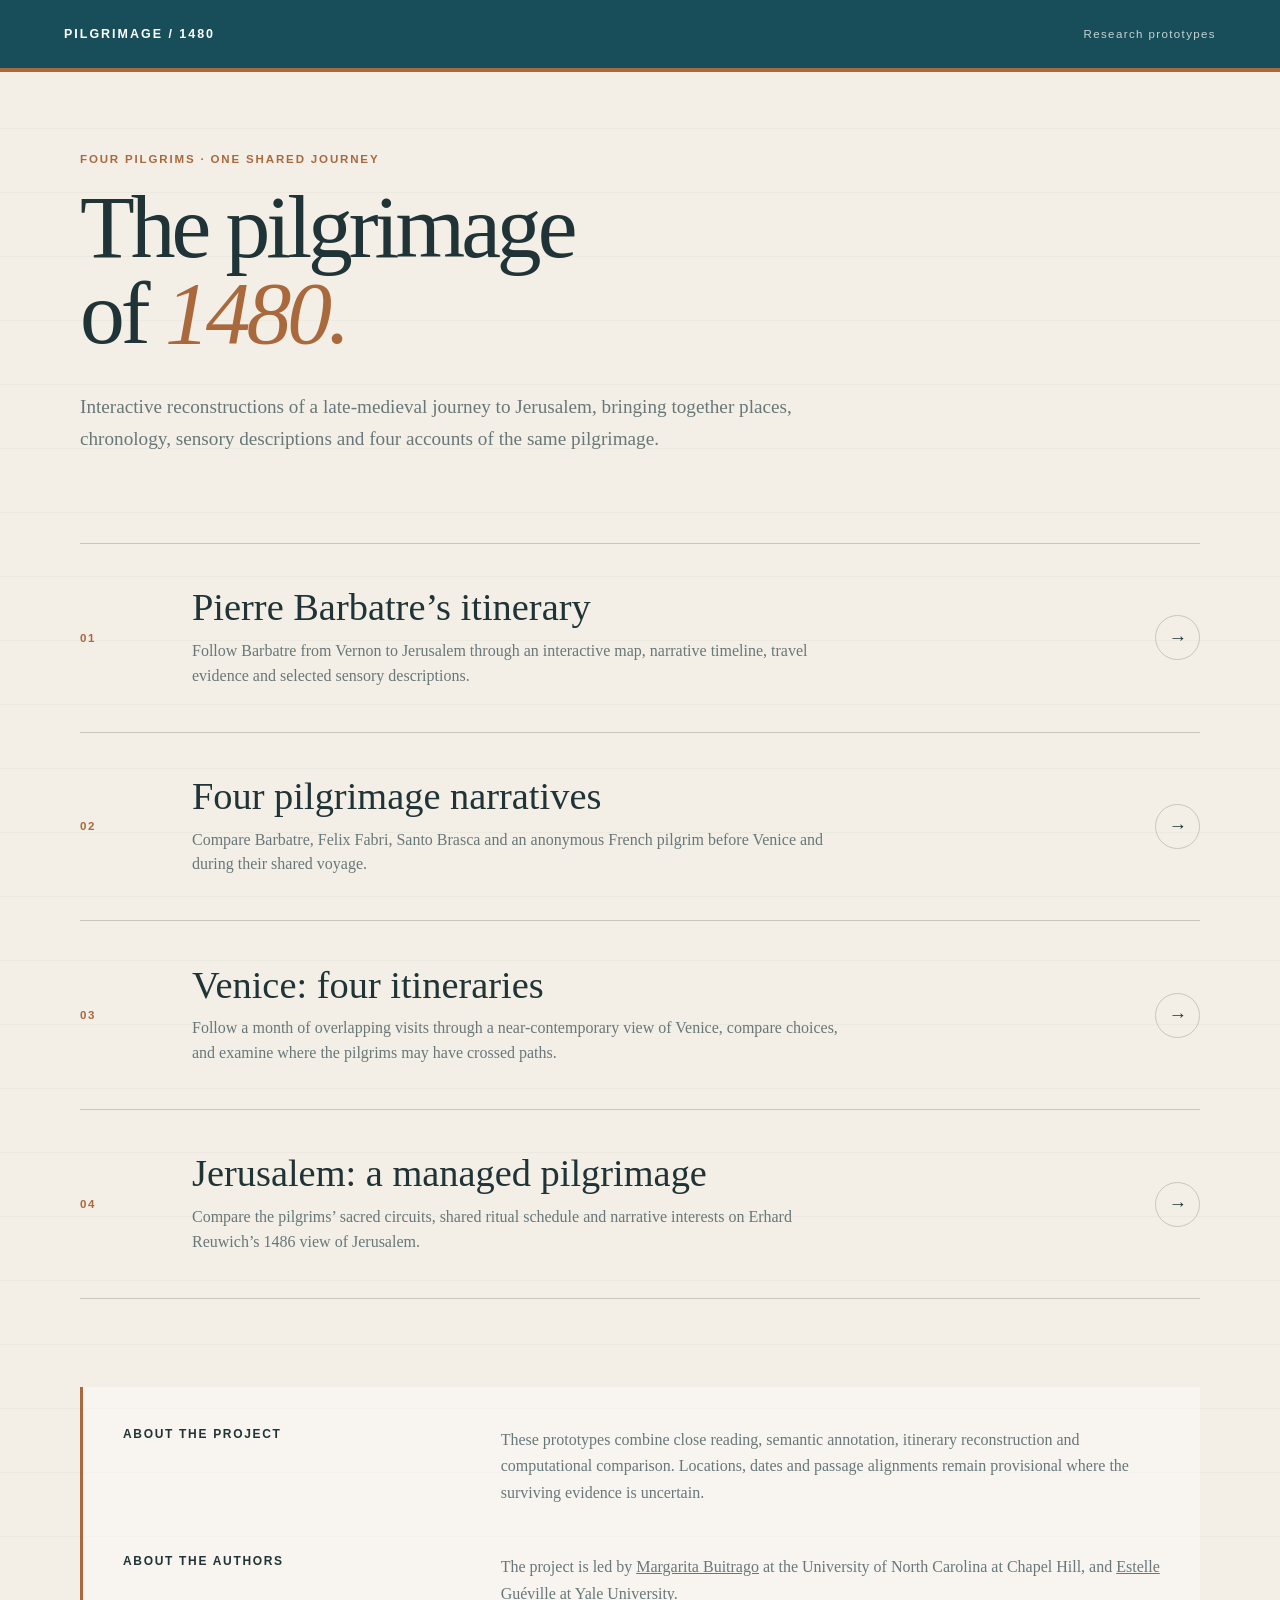
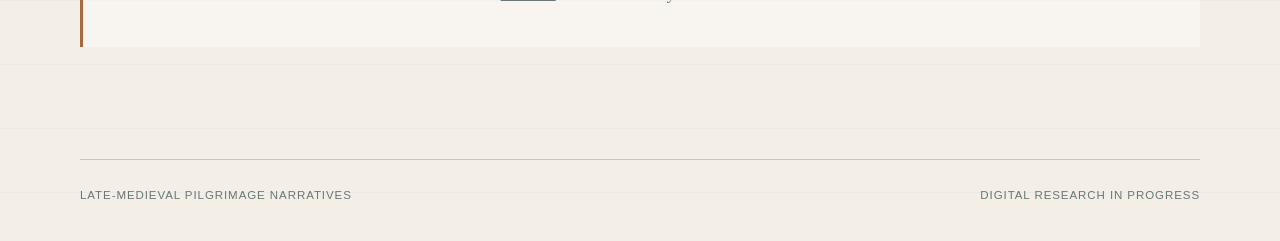
<file: index.html>
<!doctype html>
<html lang="en">
<head>
  <meta charset="utf-8">
  <meta name="viewport" content="width=device-width, initial-scale=1">

  <title>The Pilgrimage of 1480</title>
  <meta
    name="description"
    content="Interactive reconstructions and comparative readings of four accounts of the 1480 pilgrimage to Jerusalem."
  >

  <style>
    :root {
      --paper: #f3efe6;
      --ink: #203437;
      --muted: #687779;
      --teal: #174e59;
      --ochre: #a9693d;
      --line: #cbc6ba;
      --panel: rgba(255, 255, 255, 0.38);
    }

    * {
      box-sizing: border-box;
    }

    html {
      background: var(--paper);
    }

    body {
      min-height: 100vh;
      margin: 0;
      color: var(--ink);
      background:
        linear-gradient(rgba(32, 52, 55, 0.035) 1px, transparent 1px);
      background-size: 100% 4rem;
      font-family: Georgia, "Times New Roman", serif;
    }

    a {
      color: inherit;
    }

    header {
      display: flex;
      justify-content: space-between;
      align-items: center;
      min-height: 4.5rem;
      padding: 0 5vw;
      color: white;
      background: var(--teal);
      border-bottom: 4px solid var(--ochre);
    }

    .brand {
      margin: 0;
      font-family: Arial, Helvetica, sans-serif;
      font-size: 0.78rem;
      font-weight: 700;
      letter-spacing: 0.16em;
      text-transform: uppercase;
    }

    .year {
      font-family: Arial, Helvetica, sans-serif;
      font-size: 0.72rem;
      letter-spacing: 0.12em;
      opacity: 0.75;
    }

    main {
      width: min(1120px, 90vw);
      margin: 0 auto;
      padding: 9vh 0 7rem;
    }

    .eyebrow {
      margin: 0 0 1.2rem;
      color: var(--ochre);
      font-family: Arial, Helvetica, sans-serif;
      font-size: 0.72rem;
      font-weight: 700;
      letter-spacing: 0.16em;
      text-transform: uppercase;
    }

    h1 {
      max-width: 850px;
      margin: 0;
      font-size: clamp(3rem, 7vw, 6.7rem);
      font-weight: 400;
      line-height: 0.96;
      letter-spacing: -0.045em;
    }

    h1 em {
      color: var(--ochre);
      font-weight: 400;
    }

    .introduction {
      max-width: 720px;
      margin: 2.2rem 0 5.5rem;
      color: var(--muted);
      font-size: clamp(1.05rem, 1.5vw, 1.3rem);
      line-height: 1.65;
    }

    .projects {
      border-top: 1px solid var(--line);
    }

    .project {
      display: grid;
      grid-template-columns: 5rem 1fr auto;
      gap: 2rem;
      align-items: center;
      padding: 2.7rem 0;
      text-decoration: none;
      border-bottom: 1px solid var(--line);
      transition:
        padding-left 160ms ease,
        color 160ms ease;
    }

    .project:hover,
    .project:focus-visible {
      padding-left: 1rem;
      color: var(--teal);
      outline: none;
    }

    .number {
      color: var(--ochre);
      font-family: Arial, Helvetica, sans-serif;
      font-size: 0.72rem;
      font-weight: 700;
      letter-spacing: 0.14em;
    }

    .project h2 {
      margin: 0 0 0.65rem;
      font-size: clamp(1.65rem, 3vw, 2.65rem);
      font-weight: 400;
      line-height: 1.08;
    }

    .project p {
      max-width: 650px;
      margin: 0;
      color: var(--muted);
      font-size: 1rem;
      line-height: 1.55;
    }

    .arrow {
      display: grid;
      width: 2.8rem;
      height: 2.8rem;
      place-items: center;
      border: 1px solid var(--line);
      border-radius: 50%;
      font-family: Arial, Helvetica, sans-serif;
      font-size: 1.15rem;
      transition:
        background 160ms ease,
        color 160ms ease,
        border-color 160ms ease;
    }

    .project:hover .arrow,
    .project:focus-visible .arrow {
      color: white;
      background: var(--teal);
      border-color: var(--teal);
    }

    .method {
      display: grid;
      grid-template-columns: 1fr 2fr;
      gap: 3rem;
      margin-top: 5.5rem;
      padding: 2.5rem;
      background: var(--panel);
      border-left: 3px solid var(--ochre);
    }

    .method h2 {
      margin: 0;
      font-family: Arial, Helvetica, sans-serif;
      font-size: 0.75rem;
      letter-spacing: 0.14em;
      text-transform: uppercase;
    }

    .method p {
      max-width: 720px;
      margin: 0;
      color: var(--muted);
      line-height: 1.65;
    }

    footer {
      display: flex;
      justify-content: space-between;
      gap: 2rem;
      width: min(1120px, 90vw);
      margin: 0 auto;
      padding: 1.8rem 0 2.5rem;
      color: var(--muted);
      border-top: 1px solid var(--line);
      font-family: Arial, Helvetica, sans-serif;
      font-size: 0.72rem;
      letter-spacing: 0.08em;
      text-transform: uppercase;
    }

    @media (max-width: 700px) {
      header {
        padding: 0 1.25rem;
      }

      main {
        width: calc(100% - 2.5rem);
        padding-top: 4.5rem;
      }

      .introduction {
        margin-bottom: 3.5rem;
      }

      .project {
        grid-template-columns: 2.5rem 1fr;
        gap: 1rem;
      }

      .arrow {
        display: none;
      }

      .method {
        grid-template-columns: 1fr;
        gap: 1rem;
        padding: 1.5rem;
      }

      footer {
        width: calc(100% - 2.5rem);
        flex-direction: column;
      }
    }
  </style>
</head>

<body>
  <header>
    <p class="brand">Pilgrimage / 1480</p>
    <span class="year">Research prototypes</span>
  </header>

  <main>
    <section aria-labelledby="page-title">
      <p class="eyebrow">Four pilgrims · one shared journey</p>

      <h1 id="page-title">
        The pilgrimage<br>
        of <em>1480.</em>
      </h1>

      <p class="introduction">
        Interactive reconstructions of a late-medieval journey to Jerusalem, bringing together places, chronology, sensory descriptions and four accounts of the same pilgrimage.
      </p>
    </section>

    <nav class="projects" aria-label="Explore the projects">
      <a class="project" href="barbatre/">
        <span class="number">01</span>

        <div>
          <h2>Pierre Barbatre’s itinerary</h2>
          <p>
            Follow Barbatre from Vernon to Jerusalem through an interactive map, narrative timeline, travel evidence and selected sensory descriptions.
          </p>
        </div>

        <span class="arrow" aria-hidden="true">→</span>
      </a>

      <a class="project" href="comparison/">
        <span class="number">02</span>

        <div>
          <h2>Four pilgrimage narratives</h2>
          <p>
            Compare Barbatre, Felix Fabri, Santo Brasca and an anonymous French pilgrim before Venice and during their shared voyage.
          </p>
        </div>

        <span class="arrow" aria-hidden="true">→</span>
      </a>

      <a class="project" href="venice/">
        <span class="number">03</span>

        <div>
          <h2>Venice: four itineraries</h2>
          <p>
            Follow a month of overlapping visits through a near-contemporary view of Venice, compare choices, and examine where the pilgrims may have crossed paths.
          </p>
        </div>

        <span class="arrow" aria-hidden="true">→</span>
      </a>

      <a class="project" href="jerusalem/">
        <span class="number">04</span>

        <div>
          <h2>Jerusalem: a managed pilgrimage</h2>
          <p>
            Compare the pilgrims’ sacred circuits, shared ritual schedule and narrative interests on Erhard Reuwich’s 1486 view of Jerusalem.
          </p>
        </div>

        <span class="arrow" aria-hidden="true">→</span>
      </a>
    </nav>

    <aside class="method">
      <h2>About the project</h2>
      <p>
        These prototypes combine close reading, semantic annotation, itinerary reconstruction and computational comparison. Locations, dates and passage alignments remain provisional where the surviving evidence is uncertain.
      </p>
      <h2>About the authors</h2>
      <p>
        The project is led by <a href="https://englishcomplit.unc.edu/grad-student/margarita-buitrago/">Margarita Buitrago</a> at the University of North Carolina at Chapel Hill, and <a href="https://estellegueville.com/">Estelle Guéville</a> at Yale University.
    </aside>
  </main>

  <footer>
    <span>Late-medieval pilgrimage narratives</span>
    <span>Digital research in progress</span>
  </footer>
</body>
</html>
</file>
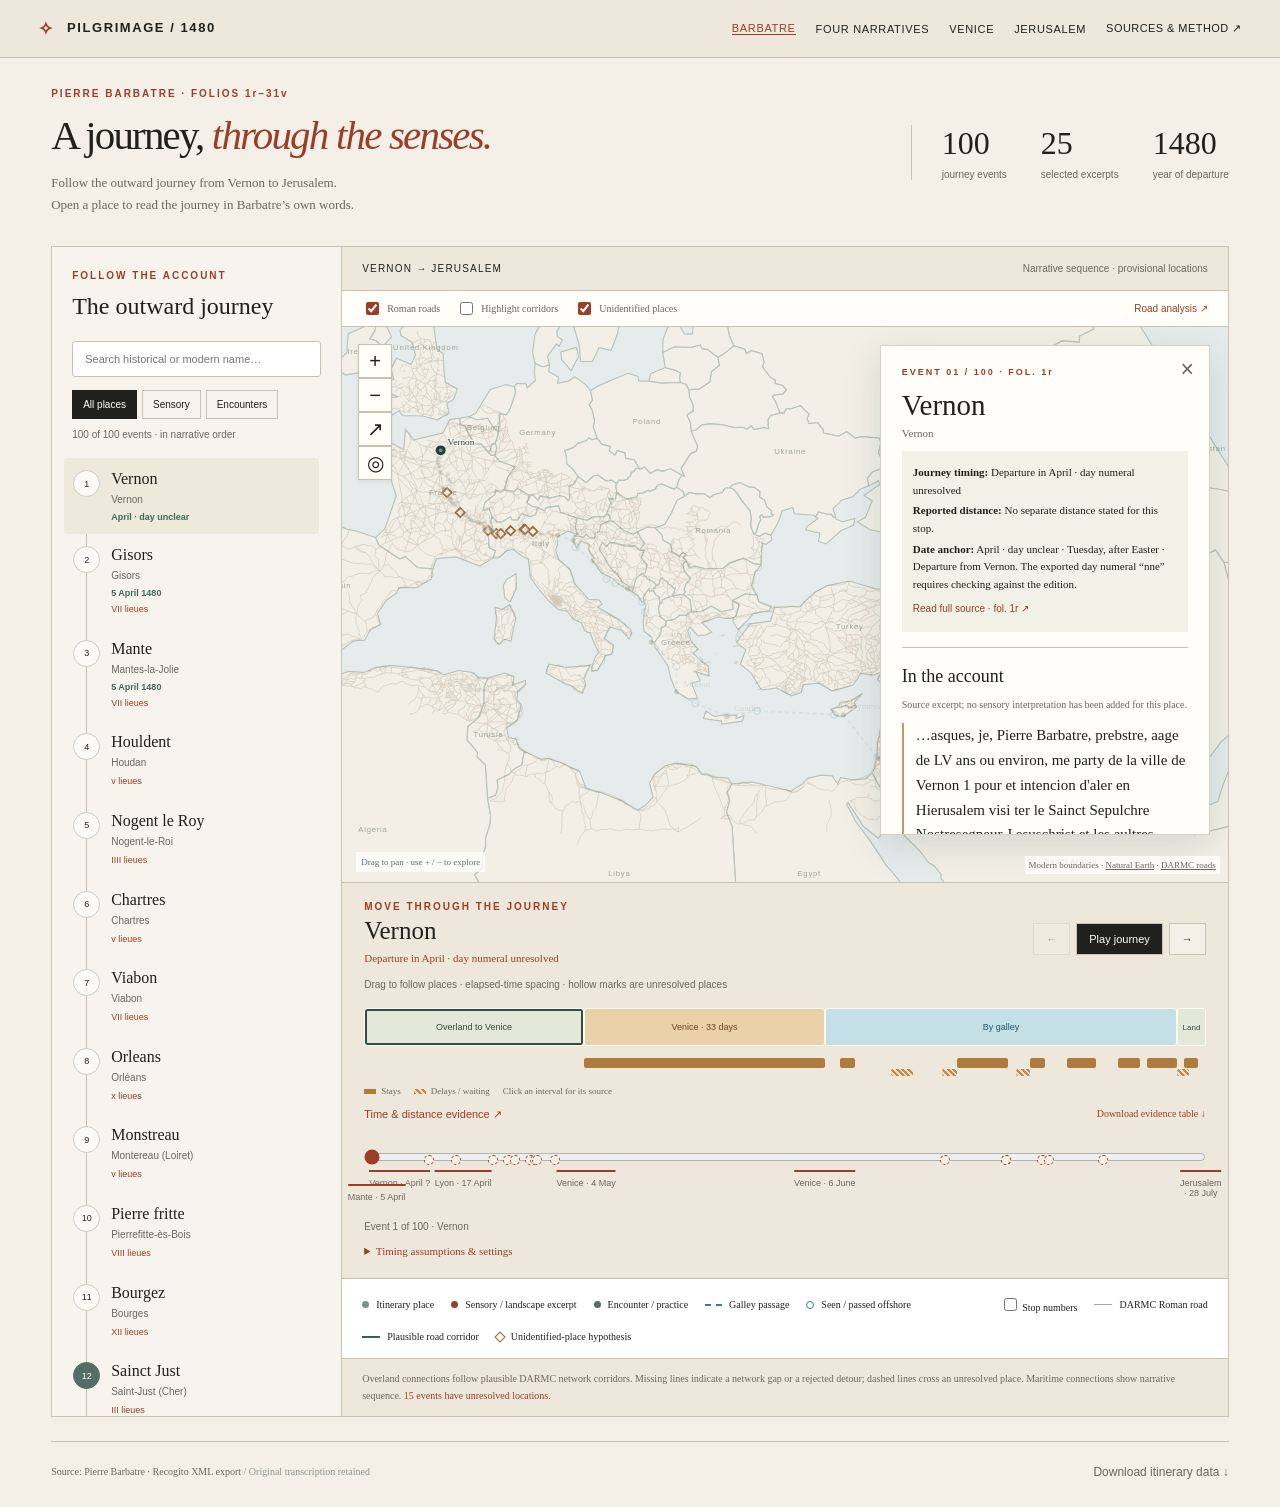
<file: barbatre/index.html>
<!doctype html>
<html lang="en"><head><meta charset="utf-8"><meta name="viewport" content="width=device-width,initial-scale=1"><title>Barbatre · A sensory itinerary</title><meta name="description" content="Explore Pierre Barbatre’s opening pilgrimage itinerary, with source passages and provisional sensory interpretations."><link rel="stylesheet" href="style.css"></head>
<body>
<header><a class="brand" href="../index.html"><span class="brand-symbol">✧</span> PILGRIMAGE / 1480</a><div class="header-right site-nav"><a class="current" href="../barbatre/">Barbatre</a><a href="../comparison/">Four narratives</a><a href="../venice/">Venice</a><a href="../jerusalem/">Jerusalem</a><button id="methodButton">Sources & method ↗</button></div></header>
<main><section class="intro"><div><p class="eyebrow">PIERRE BARBATRE · FOLIOS 1r–31v</p><h1>A journey, <em>through the senses.</em></h1><p class="dek">Follow the outward journey from Vernon to Jerusalem.<br>Open a place to read the journey in Barbatre’s own words.</p></div><div class="summary"><div><strong id="stopCount"></strong><span>journey events</span></div><div><strong id="excerptCount"></strong><span>selected excerpts</span></div><div><strong>1480</strong><span>year of departure</span></div></div></section>
<section class="workspace" aria-label="Interactive itinerary"><aside class="itinerary"><div class="aside-head"><p class="eyebrow">FOLLOW THE ACCOUNT</p><h2>The outward journey</h2><label class="search-label" for="search">Find a place</label><input id="search" type="search" placeholder="Search historical or modern name…"><div class="filters" aria-label="Filter places"><button data-filter="all" aria-pressed="true">All places</button><button data-filter="sensory" aria-pressed="false">Sensory</button><button data-filter="encounter" aria-pressed="false">Encounters</button></div><p id="resultCount" class="small"></p></div><ol id="stopList"></ol></aside>
<div class="map-area"><div class="map-heading"><span>VERNON → JERUSALEM</span><span class="map-sub">Narrative sequence · provisional locations</span></div><div id="mapViewport"><svg id="map" viewBox="0 0 1000 720" aria-label="Regional map of Europe, the Mediterranean, North Africa and the Middle East"><defs><pattern id="grid" width="80" height="80" patternUnits="userSpaceOnUse"><path d="M 80 0 L 0 0 0 80" fill="none" stroke="#b9c8ca" stroke-width=".45"/></pattern></defs><rect width="1000" height="720" fill="#e6eceb"/><g id="geographicLayer"></g></svg><div class="map-controls"><button id="zoomIn" aria-label="Zoom in">+</button><button id="zoomOut" aria-label="Zoom out">−</button><button id="reset" aria-label="Show complete journey">↗</button><button id="regionView" aria-label="Show regional overview" title="Europe · Mediterranean · North Africa · Middle East">◎</button></div><article id="popup" class="popup" aria-live="polite"></article><div class="map-hint">Drag to pan · use + / − to explore</div><div class="attribution">Modern boundaries · <a href="https://www.naturalearthdata.com/" target="_blank" rel="noreferrer">Natural Earth</a></div></div><section class="journey-player" aria-label="Interactive journey timeline"><div class="player-head"><div><p class="eyebrow">MOVE THROUGH THE JOURNEY</p><h2 id="journeyPlace"></h2><p id="journeyDate" aria-live="polite"></p></div><div class="player-actions"><button id="journeyBack" aria-label="Previous place">←</button><button id="journeyPlay">Play journey</button><button id="journeyNext" aria-label="Next place">→</button></div></div><label for="journeySlider" class="small">Drag to follow places · elapsed-time spacing · hollow marks are unresolved places</label><div id="phaseBands" class="phase-bands" aria-label="Journey phases and duration"></div><div id="stayBands" class="stay-bands" aria-label="Stays and delays"></div><div class="interval-legend"><span><i class="stay-key"></i>Stays</span><span><i class="delay-key"></i>Delays / waiting</span><span>Click an interval for its source</span></div><div class="evidence-actions"><button id="timeEvidenceButton">Time & distance evidence ↗</button><a href="time-evidence.csv" download>Download evidence table ↓</a></div><input type="range" id="journeySlider" min="0" step="0.01" value="0" aria-label="Journey progress through time"><div id="journeyAnchors" class="journey-anchors"></div><p class="small" id="journeyProgress"></p><details class="timing-settings"><summary>Timing assumptions & settings</summary><p>Written dates anchor the journey through Venice (4 May arrival, 6 June departure), the sea crossings and arrival in Jerusalem on 28 July. Elapsed time is distributed in proportion to distance weights. Intermediate dates assume uniform average progress between dated events. Arrivals and departures represent stays separately.</p><p>Shared stage distances are split equally for this model. Missing or unreadable distances use the adjustable weight below. The departure day at Vernon remains unresolved.</p><label>Missing-stage weight: <input id="missingWeight" type="number" min="0.5" max="20" step="0.5" value="3"> leagues</label><input id="arrivalDay" type="hidden" value="4"><label>Miles as a share of a league: <input id="mileFactor" type="number" min="0.1" max="2" step="0.1" value="0.5">. Barbatre suggests roughly half near Susa, but warns that units vary.</label><label><input id="fullRoute" type="checkbox"> Keep the complete route visible</label><p id="paceSummary"></p></details></section><div class="legend"><span><i class="dot"></i>Itinerary place</span><span><i class="dot sensory"></i>Sensory / landscape excerpt</span><span><i class="dot encounter"></i>Encounter / practice</span><span><i class="sea-line"></i>Galley passage</span><span><i class="offshore-dot"></i>Seen / passed offshore</span><label><input type="checkbox" id="numbers"> Stop numbers</label></div><div class="route-note">Overland connections follow plausible DARMC network corridors. Missing lines indicate a network gap or a rejected detour; dashed lines cross an unresolved place. Maritime connections show narrative sequence. <strong>15 events have unresolved locations.</strong></div></div></section>
<footer><p>Source: Pierre Barbatre · Recogito XML export <span> / Original transcription retained</span></p><button id="download">Download itinerary data ↓</button></footer></main>
<dialog id="dialog"><div class="dialog-head"><h2 id="dialogTitle"></h2><button id="closeDialog" aria-label="Close dialog">×</button></div><div id="dialogBody"></div></dialog>
<script src="geography.js"></script><script src="data.js"></script><script src="timing.js"></script><script src="roman-roads-data.js"></script><script src="app.js"></script><script src="roman-roads.js"></script></body></html>
</file>
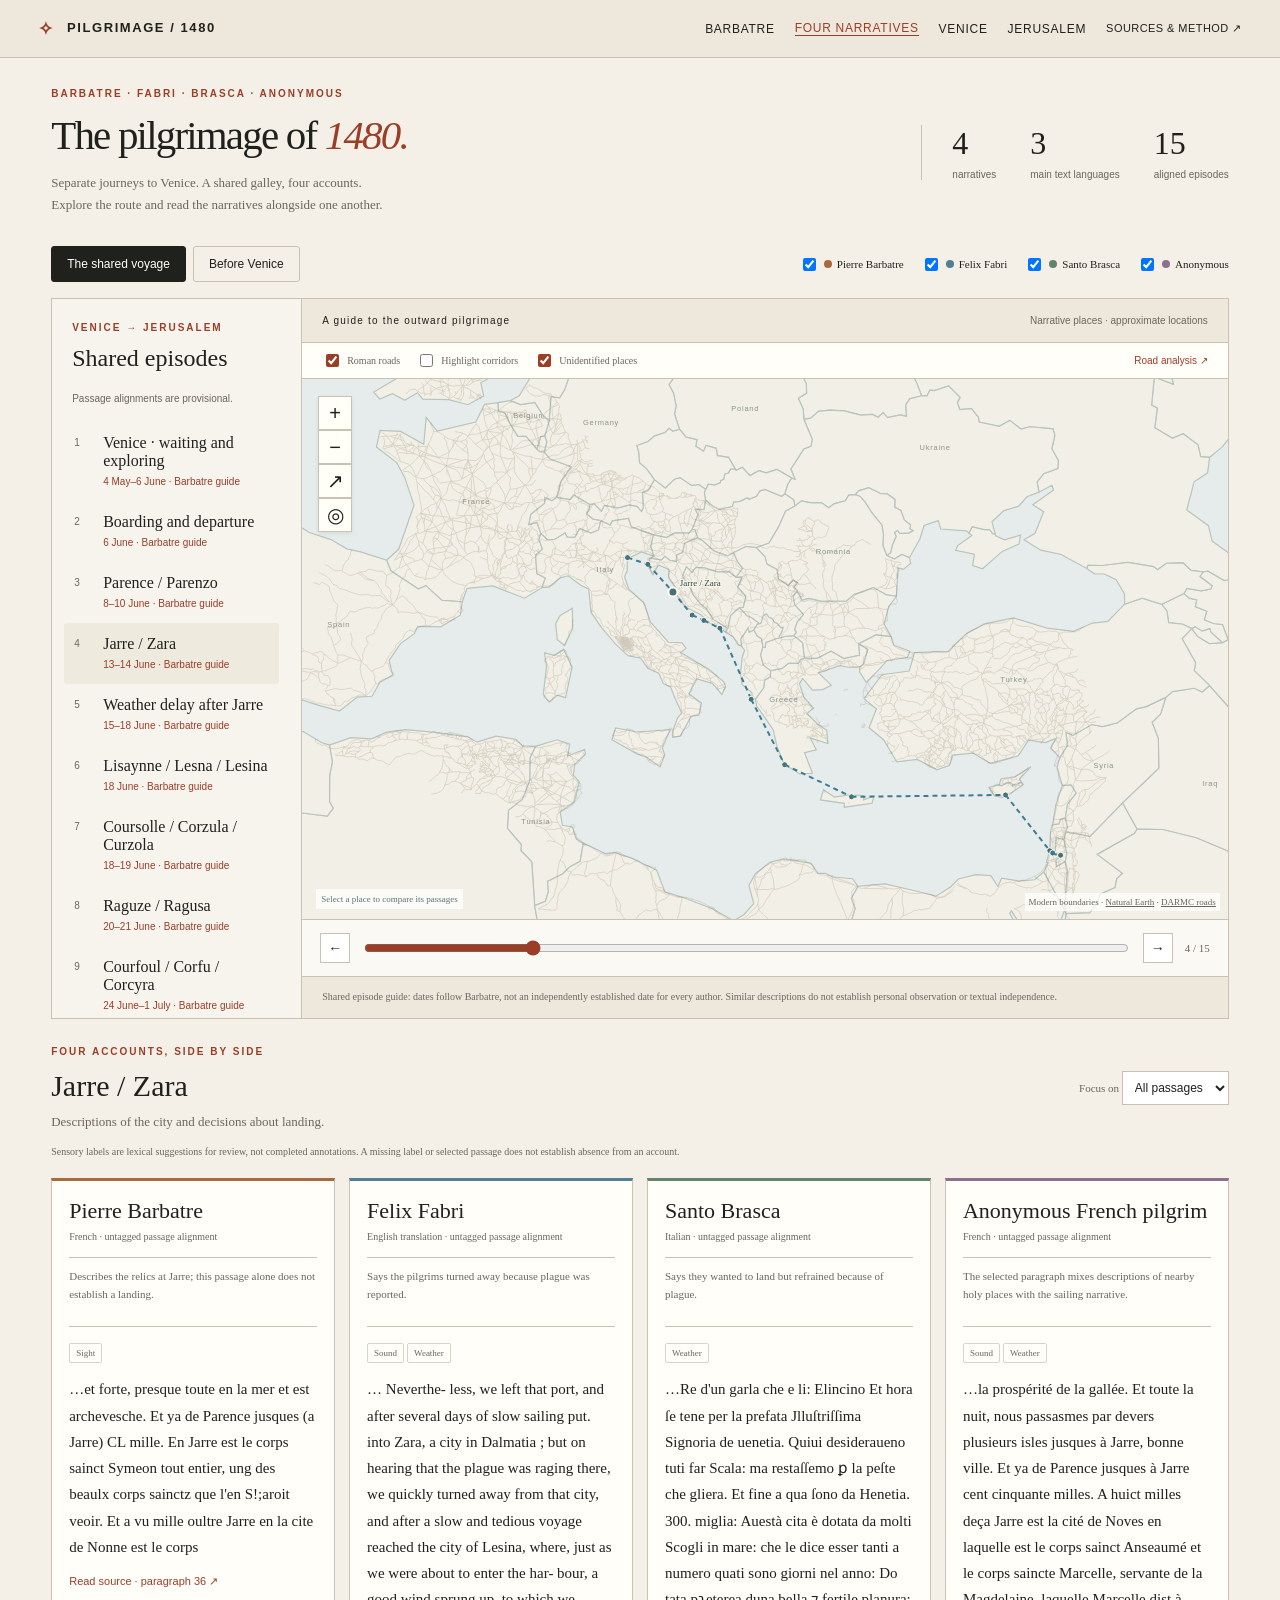
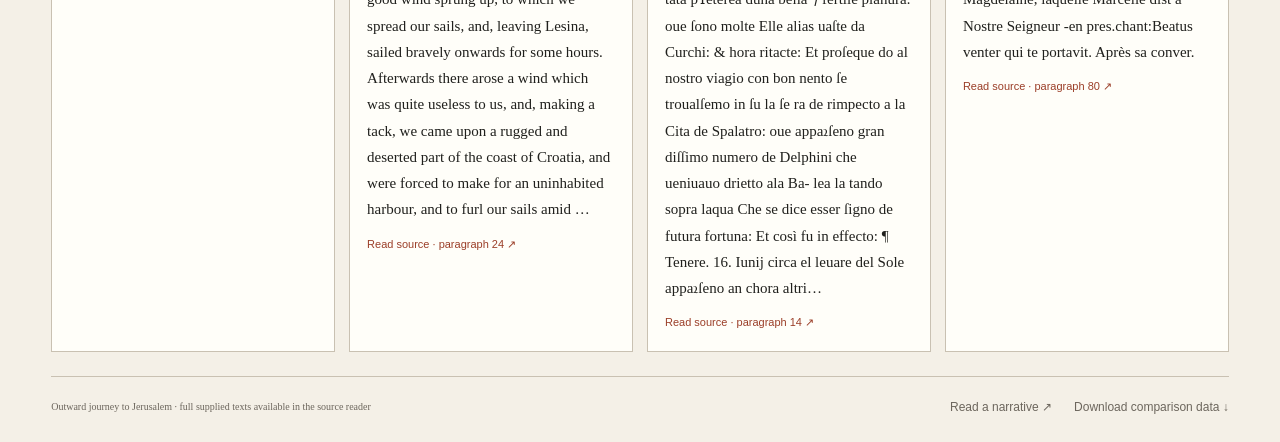
<file: comparison/index.html>
<!doctype html><html lang="en"><head><meta charset="utf-8"><meta name="viewport" content="width=device-width,initial-scale=1"><title>The pilgrimage of 1480 · Four narratives</title><link rel="stylesheet" href="base.css"><link rel="stylesheet" href="comparison.css"></head><body>
<header><a class="brand" href="../index.html"><span class="brand-symbol">✧</span> PILGRIMAGE / 1480</a><div class="header-right site-nav"><a href="../barbatre/">Barbatre</a><a class="current" href="../comparison/">Four narratives</a><a href="../venice/">Venice</a><a href="../jerusalem/">Jerusalem</a><button id="about">Sources & method ↗</button></div></header>
<main><section class="intro"><div><p class="eyebrow">BARBATRE · FABRI · BRASCA · ANONYMOUS</p><h1>The pilgrimage of <em>1480.</em></h1><p class="dek">Separate journeys to Venice. A shared galley, four accounts.<br>Explore the route and read the narratives alongside one another.</p></div><div class="summary"><div><strong>4</strong><span>narratives</span></div><div><strong>3</strong><span>main text languages</span></div><div><strong>15</strong><span>aligned episodes</span></div></div></section>
<div class="comparison-toolbar"><div class="phase-switch"><button data-phase="shared" aria-pressed="true">The shared voyage</button><button data-phase="before" aria-pressed="false">Before Venice</button></div><div id="authorControls" class="author-controls" aria-label="Narratives visible"></div></div>
<section class="workspace"><aside class="itinerary"><div class="aside-head"><p class="eyebrow" id="listEyebrow">VENICE → JERUSALEM</p><h2 id="listTitle">Shared episodes</h2><select id="approachAuthor" aria-label="Choose a pilgrim’s approach route" hidden></select><p class="small" id="listNote">Passage alignments are provisional.</p></div><ol id="episodeList"></ol></aside><div class="map-area"><div class="map-heading"><span id="mapHeading">A guide to the outward pilgrimage</span><span class="map-sub">Narrative places · approximate locations</span></div><div id="mapViewport"><svg id="map" viewBox="0 0 1000 720" aria-label="Regional map of the four pilgrim narratives"><rect width="1000" height="720" fill="#e6eceb"/><g id="geography"></g></svg><div class="map-controls"><button id="zoomIn" aria-label="Zoom in">+</button><button id="zoomOut" aria-label="Zoom out">−</button><button id="fit" aria-label="Fit the visible journey">↗</button><button id="region" aria-label="Show regional overview">◎</button></div><div class="map-hint">Select a place to compare its passages</div><div class="attribution">Modern boundaries · <a href="https://www.naturalearthdata.com/" target="_blank" rel="noreferrer">Natural Earth</a></div></div><div class="episode-player"><button id="previous" aria-label="Previous episode">←</button><input id="episodeSlider" type="range" min="0" max="14" value="3" step="1" aria-label="Select a shared episode"><button id="next" aria-label="Next episode">→</button><span id="episodePosition"></span></div><div class="route-note" id="routeNote">Shared dates follow Barbatre’s chronology as an orientation guide. Other accounts retain their own date wording and narrative order.</div></div></section>
<section class="reading"><div class="reading-heading"><div><p class="eyebrow" id="readingEyebrow">FOUR ACCOUNTS, SIDE BY SIDE</p><h2 id="readingTitle"></h2><p id="readingDescription"></p></div><div><label for="senseFilter">Focus on </label><select id="senseFilter"><option value="all">All passages</option><option>Sight</option><option>Sound</option><option>Food / drink</option><option>Smell</option><option>Body / touch</option><option>Weather</option></select></div></div><p class="candidate-note">Sensory labels are lexical suggestions for review, not completed annotations. A missing label or selected passage does not establish absence from an account.</p><div id="readings" class="parallel-readings"></div></section>
<footer><p>Outward journey to Jerusalem · full supplied texts available in the source reader</p><div><button id="sourceReader">Read a narrative ↗</button><button id="download">Download comparison data ↓</button></div></footer></main>
<dialog id="dialog"><div class="dialog-head"><h2 id="dialogTitle"></h2><button id="closeDialog" aria-label="Close source reader">×</button></div><div id="dialogBody"></div></dialog>
<script src="geography.js"></script><script src="comparison-data.js"></script><script src="roman-roads-data.js"></script><script src="comparison.js"></script><script src="roman-roads.js"></script></body></html>
</file>
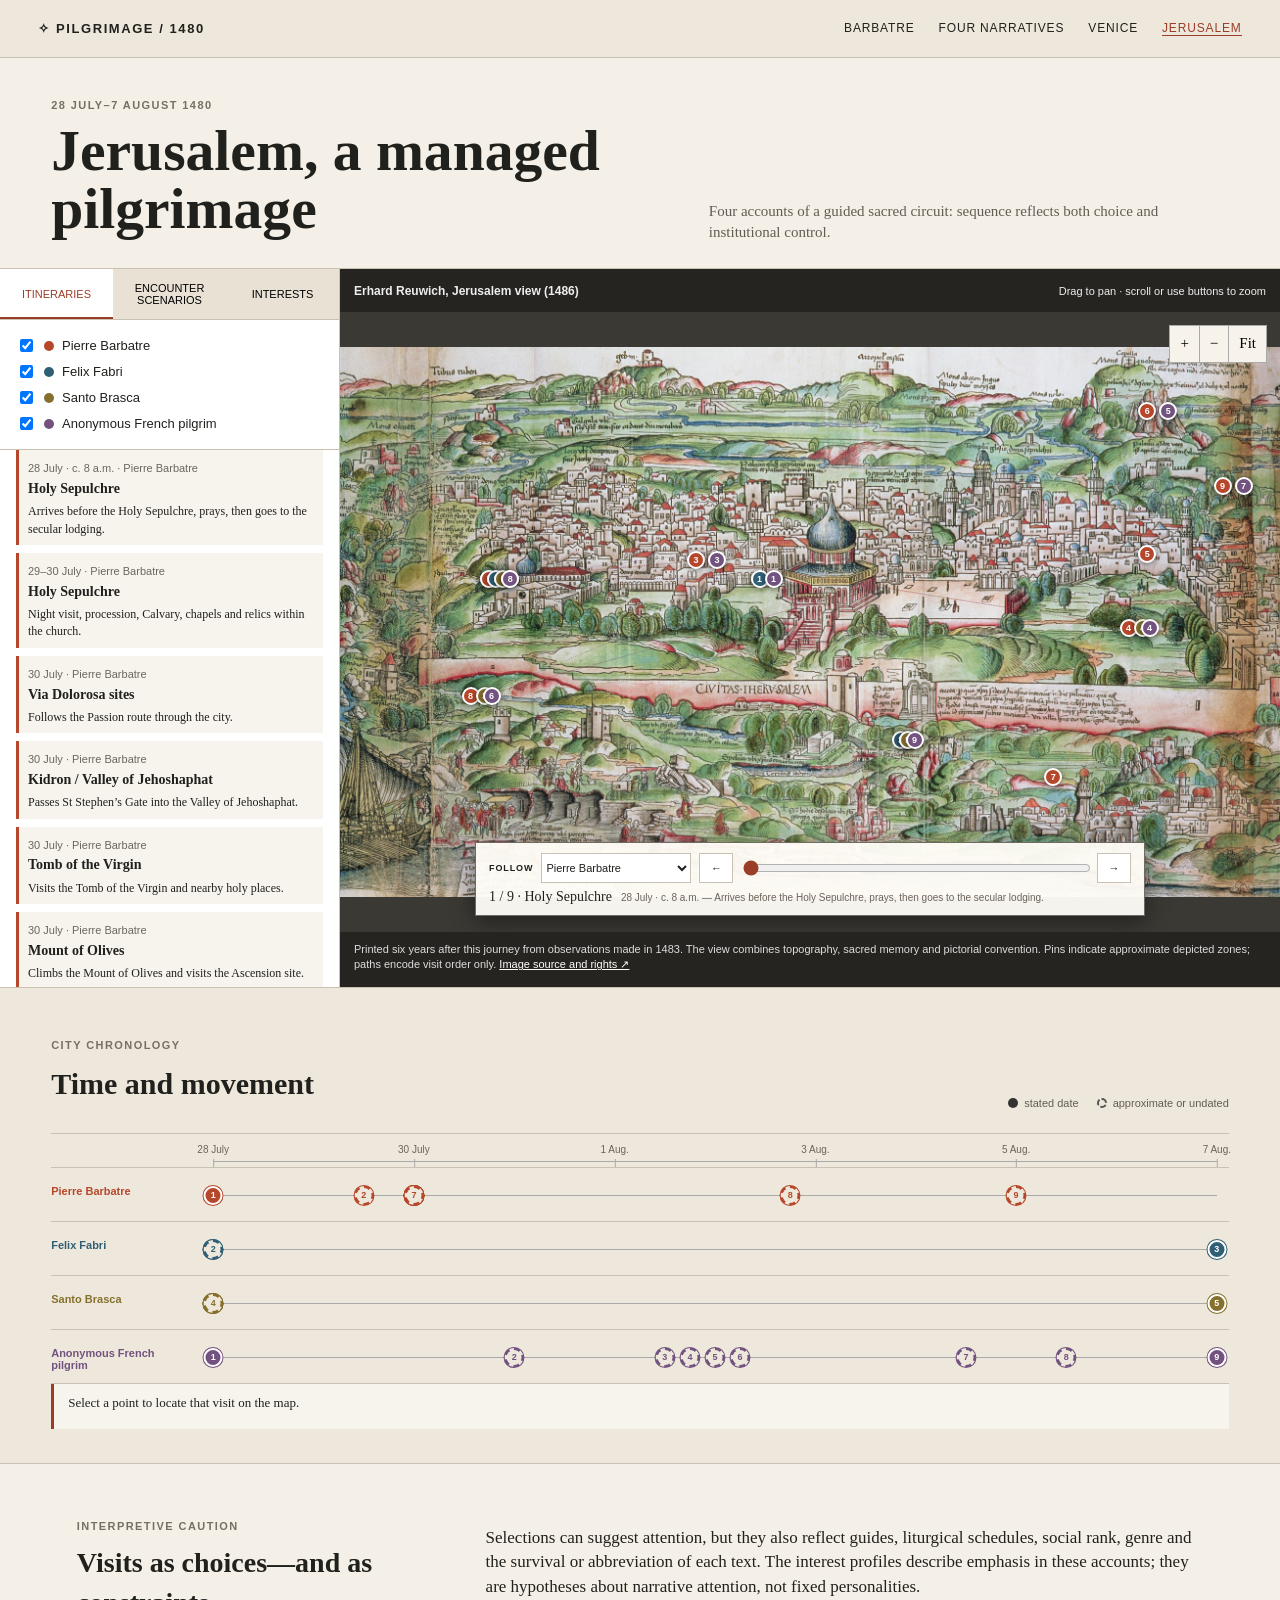
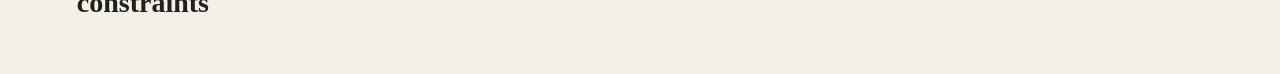
<file: jerusalem/index.html>
<!doctype html>
<html lang="en">
<head>
  <meta charset="utf-8">
  <meta name="viewport" content="width=device-width,initial-scale=1">
  <title>Jerusalem itineraries · Pilgrimage 1480</title>
  <link rel="stylesheet" href="city.css">
</head>
<body data-city="jerusalem">
<header><a class="brand" href="../index.html">✧ PILGRIMAGE / 1480</a><nav class="site-nav"><a href="../barbatre/">Barbatre</a><a href="../comparison/">Four narratives</a><a href="../venice/" class="">Venice</a><a href="../jerusalem/" class="current">Jerusalem</a></nav></header>
<main>
  <section class="intro"><div><p id="kicker" class="eyebrow"></p><h1 id="title"></h1></div><p id="method"></p></section>
  <section class="app">
    <aside><div class="tabs"><button data-view="itinerary" class="active">Itineraries</button><button data-view="encounters">Encounter scenarios</button><button data-view="interests">Interests</button></div><div id="controls"></div><div id="panel"></div></aside>
    <div class="map-column"><div class="map-tools"><strong id="mapTitle"></strong><span>Drag to pan · scroll or use buttons to zoom</span></div><div id="viewport"><div id="stage"><img id="historicMap" alt=""><svg id="overlay" viewBox="0 0 100 100" preserveAspectRatio="none"></svg><div id="markers"></div></div><div class="zoom"><button id="zin" aria-label="Zoom in">+</button><button id="zout" aria-label="Zoom out">−</button><button id="reset">Fit</button></div><div id="tooltip"></div><div id="mapPlayer" class="map-player" aria-label="Map itinerary timeline"><div class="map-player-row"><label for="mapAuthor">Follow</label><select id="mapAuthor"></select><button id="mapPrev" aria-label="Previous visit">←</button><input id="mapRange" type="range" min="0" value="0" step="1" aria-label="Move through this pilgrim’s city itinerary"><button id="mapNext" aria-label="Next visit">→</button></div><div class="map-player-caption"><strong id="mapStep"></strong><span id="mapStepMeta"></span></div></div><article id="sourcePanel" class="source-panel" aria-live="polite"><button id="closeSource" aria-label="Close passage">×</button><p class="source-label">SOURCE PASSAGE</p><h3 id="sourceHeading"></h3><p id="sourceMeta"></p><blockquote id="sourceText"></blockquote></article></div><p class="map-note" id="mapNote"></p></div>
  </section>
  <section class="timeline-section" aria-labelledby="timelineTitle">
    <div class="timeline-head"><div><p class="eyebrow">CITY CHRONOLOGY</p><h2 id="timelineTitle">Time and movement</h2></div><div class="timeline-key"><span><i class="certain"></i> stated date</span><span><i class="uncertain"></i> approximate or undated</span></div></div>
    <div id="cityTimeline" class="city-timeline"></div>
    <div id="timelineDetail" class="timeline-detail">Select a point to locate that visit on the map.</div>
  </section>
  <section class="analysis"><div><p class="eyebrow">INTERPRETIVE CAUTION</p><h2>Visits as choices—and as constraints</h2></div><p>Selections can suggest attention, but they also reflect guides, liturgical schedules, social rank, genre and the survival or abbreviation of each text. The interest profiles describe emphasis in these accounts; they are hypotheses about narrative attention, not fixed personalities.</p></section>
</main>
<script src="city-data.js"></script><script src="source-texts.js"></script><script src="city.js"></script>
</body></html>
</file>
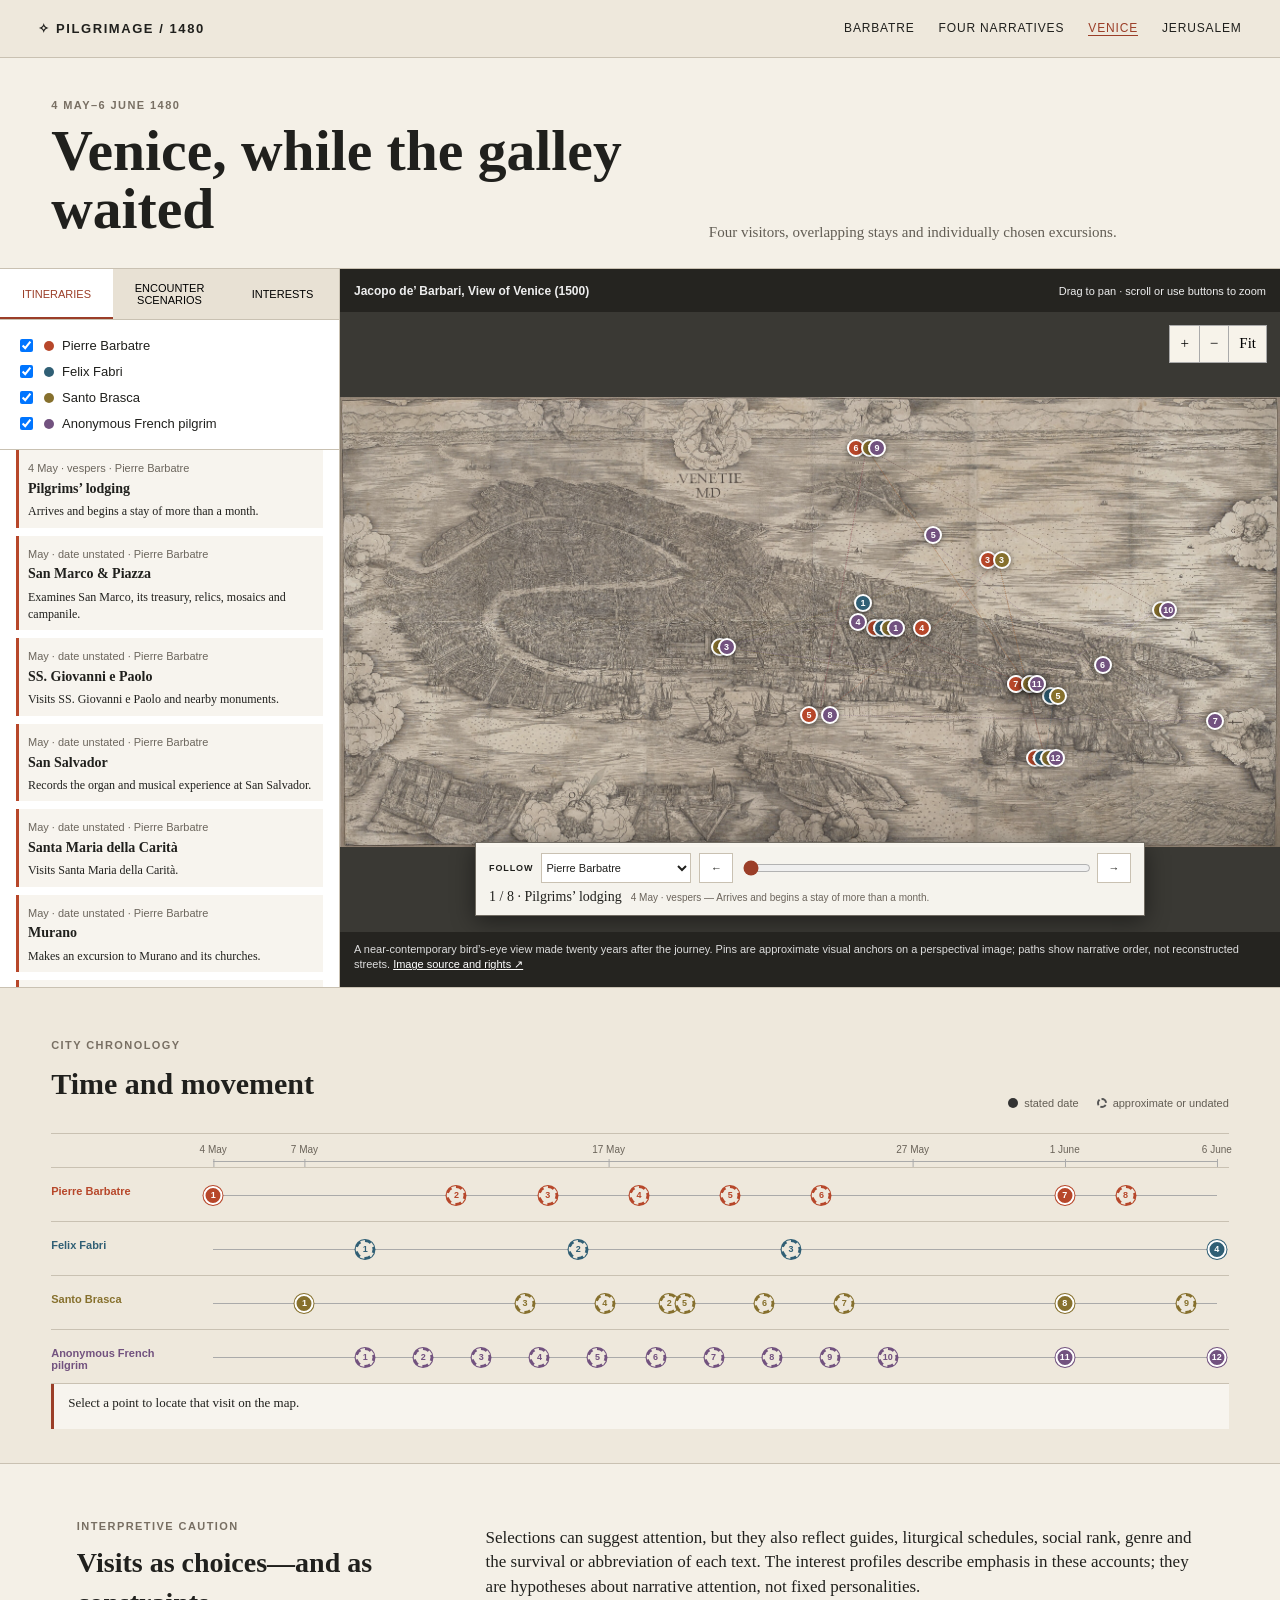
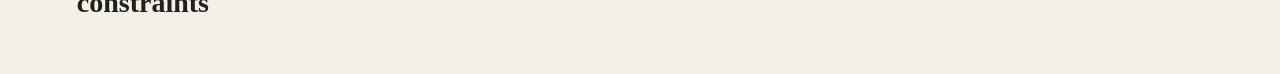
<file: venice/index.html>
<!doctype html>
<html lang="en">
<head>
  <meta charset="utf-8">
  <meta name="viewport" content="width=device-width,initial-scale=1">
  <title>Venice itineraries · Pilgrimage 1480</title>
  <link rel="stylesheet" href="city.css">
</head>
<body data-city="venice">
<header><a class="brand" href="../index.html">✧ PILGRIMAGE / 1480</a><nav class="site-nav"><a href="../barbatre/">Barbatre</a><a href="../comparison/">Four narratives</a><a href="../venice/" class="current">Venice</a><a href="../jerusalem/" class="">Jerusalem</a></nav></header>
<main>
  <section class="intro"><div><p id="kicker" class="eyebrow"></p><h1 id="title"></h1></div><p id="method"></p></section>
  <section class="app">
    <aside><div class="tabs"><button data-view="itinerary" class="active">Itineraries</button><button data-view="encounters">Encounter scenarios</button><button data-view="interests">Interests</button></div><div id="controls"></div><div id="panel"></div></aside>
    <div class="map-column"><div class="map-tools"><strong id="mapTitle"></strong><span>Drag to pan · scroll or use buttons to zoom</span></div><div id="viewport"><div id="stage"><img id="historicMap" alt=""><svg id="overlay" viewBox="0 0 100 100" preserveAspectRatio="none"></svg><div id="markers"></div></div><div class="zoom"><button id="zin" aria-label="Zoom in">+</button><button id="zout" aria-label="Zoom out">−</button><button id="reset">Fit</button></div><div id="tooltip"></div><div id="mapPlayer" class="map-player" aria-label="Map itinerary timeline"><div class="map-player-row"><label for="mapAuthor">Follow</label><select id="mapAuthor"></select><button id="mapPrev" aria-label="Previous visit">←</button><input id="mapRange" type="range" min="0" value="0" step="1" aria-label="Move through this pilgrim’s city itinerary"><button id="mapNext" aria-label="Next visit">→</button></div><div class="map-player-caption"><strong id="mapStep"></strong><span id="mapStepMeta"></span></div></div><article id="sourcePanel" class="source-panel" aria-live="polite"><button id="closeSource" aria-label="Close passage">×</button><p class="source-label">SOURCE PASSAGE</p><h3 id="sourceHeading"></h3><p id="sourceMeta"></p><blockquote id="sourceText"></blockquote></article></div><p class="map-note" id="mapNote"></p></div>
  </section>
  <section class="timeline-section" aria-labelledby="timelineTitle">
    <div class="timeline-head"><div><p class="eyebrow">CITY CHRONOLOGY</p><h2 id="timelineTitle">Time and movement</h2></div><div class="timeline-key"><span><i class="certain"></i> stated date</span><span><i class="uncertain"></i> approximate or undated</span></div></div>
    <div id="cityTimeline" class="city-timeline"></div>
    <div id="timelineDetail" class="timeline-detail">Select a point to locate that visit on the map.</div>
  </section>
  <section class="analysis"><div><p class="eyebrow">INTERPRETIVE CAUTION</p><h2>Visits as choices—and as constraints</h2></div><p>Selections can suggest attention, but they also reflect guides, liturgical schedules, social rank, genre and the survival or abbreviation of each text. The interest profiles describe emphasis in these accounts; they are hypotheses about narrative attention, not fixed personalities.</p></section>
</main>
<script src="city-data.js"></script><script src="source-texts.js"></script><script src="city.js"></script>
</body></html>
</file>
<file: barbatre/style.css>
:root{--ink:#263b3b;--muted:#667472;--paper:#faf8f2;--line:#deded2;--gold:#ad6d32;--green:#52766a}*{box-sizing:border-box}body{margin:0;background:var(--paper);color:var(--ink);font-family:Arial,Helvetica,sans-serif;font-size:14px}button,input{font:inherit}button{cursor:pointer;color:inherit}button:focus-visible,a:focus-visible,input:focus-visible,[role=button]:focus-visible{outline:3px solid #c08443;outline-offset:3px}header{height:76px;border-bottom:1px solid var(--line);display:flex;align-items:center;justify-content:space-between;padding:0 4%}.brand{font-size:12px;letter-spacing:2.2px;color:var(--ink);text-decoration:none;font-weight:bold}.brand-symbol{font-size:31px;vertical-align:middle;margin-right:12px;color:var(--gold)}.header-right{display:flex;gap:24px;align-items:center}.header-right button,footer button{background:none;border:0;padding:8px 0;font-size:12px}.prototype{font-size:9px;letter-spacing:1.7px;border:1px solid var(--line);padding:7px 9px}main{max-width:1600px;margin:auto;padding:0 4%}.intro{display:flex;justify-content:space-between;align-items:center;padding:34px 0 30px}.eyebrow{font-size:10px;font-weight:600;letter-spacing:2px;color:var(--gold);margin:0 0 12px}h1{font-family:Georgia,serif;font-weight:normal;font-size:clamp(30px,3.2vw,49px);letter-spacing:-1.8px;margin:0 0 13px}h1 em{font-weight:normal;color:var(--gold)}.dek{line-height:1.7;color:var(--muted);margin:0;font-size:13px}.summary{display:flex;gap:34px;border-left:1px solid var(--line);padding-left:30px}.summary strong{font-family:Georgia,serif;font-size:32px;font-weight:normal;display:block}.summary span{font-size:10px;color:var(--muted);display:block;margin-top:7px}.workspace{display:grid;grid-template-columns:290px 1fr;border:1px solid var(--line);border-radius:5px;overflow:hidden;background:#fff}.itinerary{border-right:1px solid var(--line);background:#fbfaf6}.aside-head{padding:23px 20px 8px}.aside-head h2{font:normal 24px Georgia,serif;margin:0 0 21px}.search-label{position:absolute;clip-path:inset(50%);height:1px;width:1px;overflow:hidden}#search{width:100%;padding:11px 12px;border:1px solid var(--line);border-radius:3px;background:white;font-size:11px}.filters{display:flex;gap:5px;margin-top:13px}.filters button{font-size:10px;border:1px solid var(--line);border-radius:3px;background:transparent;padding:8px 10px}.filters button[aria-pressed=true]{background:var(--ink);color:white;border-color:var(--ink)}.small{font-size:10px;color:var(--muted)}#stopList{margin:0;padding:0 12px 18px;list-style:none;height:500px;overflow:auto;scrollbar-width:thin}#stopList li{position:relative;margin:0}#stopList li:before{content:'';position:absolute;left:22px;top:0;bottom:0;width:1px;background:var(--line)}.stop-button{display:flex;align-items:flex-start;gap:11px;width:100%;text-align:left;background:transparent;border:0;border-radius:3px;padding:12px 9px;position:relative}.stop-button.active{background:#ede9db}.stop-number{border:1px solid #c8cec4;background:#fbfaf6;border-radius:50%;min-width:27px;height:27px;display:grid;place-items:center;font-size:9px;position:relative}.stop-number.sensory{background:#b0753f;border-color:#b0753f;color:white}.stop-number.encounter{background:var(--green);border-color:var(--green);color:white}.stop-title{font:16px Georgia,serif;display:block}.stop-modern{font-size:10px;color:var(--muted);display:block;margin-top:4px;line-height:1.5}.stop-distance{font-size:9px;color:var(--gold);display:block;margin-top:5px;line-height:1.4}.unmapped{font-size:9px;border:1px solid var(--line);border-radius:2px;padding:2px 4px;color:var(--muted)}.map-area{min-width:0}.map-heading{display:flex;justify-content:space-between;padding:16px 20px;background:#fafbf7;font-size:10px;letter-spacing:1.2px;border-bottom:1px solid var(--line)}.map-sub{font-size:10px;color:var(--muted);letter-spacing:0}#mapViewport{height:555px;position:relative;overflow:hidden;background:#e6eceb}#map{width:100%;height:100%;display:block;touch-action:none;cursor:grab}#map:active{cursor:grabbing}.map-controls{position:absolute;left:16px;top:17px;display:grid;box-shadow:0 2px 5px #0001}.map-controls button{width:34px;height:34px;font-size:20px;background:#fffff8;border:1px solid var(--line)}.map-hint{position:absolute;left:14px;bottom:10px;font-size:9px;color:#5d7372;background:#ffffffbc;padding:5px}.attribution{position:absolute;right:8px;bottom:8px;font-size:9px;background:#ffffffbc;padding:4px;color:var(--muted)}.attribution a{color:inherit}.popup{position:absolute;right:18px;top:18px;width:330px;max-height:490px;overflow:auto;background:#fffef9;box-shadow:0 10px 35px #233b3b25;border:1px solid #d1d3c7;border-radius:4px;padding:21px}.popup[hidden]{display:none}.popup .eyebrow{font-size:9px;margin-right:20px}.popup h2{font:normal 29px Georgia,serif;margin:0 0 5px}.popup-modern{color:var(--muted);font-size:11px;margin:0 0 12px}.close-popup{position:absolute;top:9px;right:9px;border:0;background:none;font-size:23px;color:var(--muted)}.popup-nav{display:flex;justify-content:space-between;align-items:center;border-top:1px solid var(--line);margin-top:18px;padding-top:12px}.popup-nav button,.source-button{border:0;background:none;font-size:10px;padding:5px 0;color:var(--gold)}.popup-nav button:disabled{opacity:.3;cursor:default}.badge{font-size:9px;letter-spacing:.6px;text-transform:uppercase;border:1px solid #d9c1a4;background:#fbf3e7;border-radius:3px;padding:4px 7px;display:inline-block;margin:5px 4px 5px 0;color:#815225}.observation{border-top:1px solid var(--line);margin-top:15px;padding-top:12px}.observation h3{font:normal 18px Georgia,serif;margin:6px 0}.observation blockquote,.source-excerpt{font:15px/1.65 Georgia,serif;margin:10px 0;padding-left:12px;border-left:2px solid #c49a6a}.interpretation{font-size:10px;line-height:1.6;color:var(--muted)}.metadata{font-size:11px;line-height:1.6;background:#f1f1e8;padding:10px 11px;margin-top:12px}.metadata p{margin:3px 0}.legend{display:flex;flex-wrap:wrap;gap:17px;padding:16px 20px;font-size:10px;border-top:1px solid var(--line)}.legend span{display:flex;align-items:center;gap:7px}.dot{display:inline-block;background:#81908b;border-radius:50%;width:7px;height:7px}.dot.sensory{background:var(--gold)}.dot.encounter{background:var(--green)}.legend label{margin-left:auto}.route-note{border-top:1px solid var(--line);font-size:10px;line-height:1.65;color:var(--muted);padding:12px 20px;background:#fcfbf7}.route-note strong{font-weight:normal;color:var(--gold)}footer{display:flex;justify-content:space-between;align-items:center;gap:20px;font-size:10px;color:var(--muted);padding:14px 0 20px}footer span{color:#8e9690}dialog{max-width:740px;width:calc(100% - 32px);max-height:85vh;background:var(--paper);border:1px solid var(--line);border-radius:5px;padding:26px;color:var(--ink)}dialog::backdrop{background:#19373380}.dialog-head{display:flex;justify-content:space-between;align-items:center}.dialog-head h2{font:normal 27px Georgia,serif}.dialog-head button{background:none;border:0;font-size:25px}#dialogBody{line-height:1.75;font-size:13px}#dialogBody p.source-text{white-space:pre-wrap;font:17px/1.85 Georgia,serif}mark{background:#ead6b6;color:inherit}.country{fill:#f2f0e6;stroke:#b8c4bd;stroke-width:1.2;vector-effect:non-scaling-stroke}.country-label{font:12px Arial,sans-serif;letter-spacing:3px;fill:#89978b;pointer-events:none}.route{stroke:#936c43;stroke-width:2;fill:none;vector-effect:non-scaling-stroke;opacity:.6}.route.uncertain{stroke-dasharray:5 5;opacity:.4}.pin{cursor:pointer}.pin circle{vector-effect:non-scaling-stroke}.pin-label{font:12px Georgia,serif;fill:#344944;paint-order:stroke;stroke:#f6f4eb;stroke-width:3px;pointer-events:none}.no-results{padding:25px 10px;color:var(--muted);font-size:12px}@media(min-width:1450px){#mapViewport{height:620px}#stopList{height:560px}.popup{max-height:550px}}@media(max-width:1050px){.summary{gap:18px;padding-left:18px}.workspace{grid-template-columns:250px 1fr}.popup{width:285px;right:10px}.map-heading .map-sub{display:none}h1{letter-spacing:-1px}}@media(max-width:760px){header{height:63px}.prototype{display:none}.header-right button{font-size:10px}.brand{font-size:10px;letter-spacing:1px}.intro{display:block;padding:26px 0}.summary{border:0;padding:0;margin-top:23px;gap:35px}.summary strong{font-size:26px}.workspace{display:flex;flex-direction:column-reverse}.itinerary{border:0;border-top:1px solid var(--line)}#stopList{height:280px}.aside-head{padding:18px}#mapViewport{height:510px}.popup{width:260px;max-height:420px;top:12px}.legend{gap:12px;padding:12px}.legend label{margin-left:0}.map-heading{font-size:9px}.map-hint{display:none}footer{align-items:flex-start}footer p{line-height:1.6}footer span{display:none}.dek br{display:none}}
.timeline{border:1px solid var(--line);border-radius:5px;margin-bottom:20px;padding:21px 24px;background:#f4f1e8}.timeline-heading{display:flex;align-items:center;justify-content:space-between;gap:20px}.timeline-heading h2{font:normal 24px Georgia,serif;margin:0}.timeline-heading .eyebrow{margin-bottom:7px}.timeline-heading>p{font-size:10px;line-height:1.7;color:var(--muted);text-align:right;margin:0}#dateTimeline{display:grid;grid-template-columns:repeat(3,minmax(0,1fr));list-style:none;padding:0;margin:19px 0 12px;gap:14px;position:relative}#dateTimeline:before{content:'';position:absolute;top:22px;left:10px;right:10px;border-top:1px solid #c9c8b9}#dateTimeline li{min-width:0;position:relative}.date-event{width:100%;height:100%;text-align:left;border:1px solid var(--line);border-radius:4px;background:var(--paper);padding:14px 16px;display:flex;flex-direction:column;gap:6px}.date-event:hover{border-color:var(--gold)}.date-event.active{border-color:var(--gold);box-shadow:inset 0 0 0 1px var(--gold);background:#fff9ed}.date-event-label{font:20px Georgia,serif;color:var(--gold)}.date-event-weekday{font-size:10px;color:var(--muted)}.date-event strong{font-size:12px;font-weight:500;margin-top:4px}.date-event q{font:12px/1.5 Georgia,serif;color:var(--muted)}.uncertain-date{font:8px Arial,sans-serif;text-transform:uppercase;display:inline-block;border:1px dashed #bba98a;padding:3px 4px;vertical-align:middle;margin-left:5px}.timeline-note{font-size:10px;color:var(--muted);line-height:1.6;margin:0;min-height:16px}.date-badge{display:block;font-size:9px;color:#42675c;margin-top:5px;font-weight:600}@media(max-width:760px){.timeline{padding:17px}.timeline-heading{display:block}.timeline-heading>p{text-align:left;margin-top:10px}#dateTimeline{display:flex;overflow-x:auto;scroll-snap-type:x proximity;padding-bottom:6px}#dateTimeline li{flex:0 0 240px;scroll-snap-align:start}.date-event-label{font-size:18px}}
.journey-player{padding:18px 22px;background:#f7f4eb;border-top:1px solid var(--line)}.player-head{display:flex;justify-content:space-between;gap:15px;align-items:center}.player-head h2{font:normal 25px Georgia,serif;margin:0}.player-head .eyebrow{margin-bottom:5px}.player-head p:not(.eyebrow){font-size:11px;color:var(--gold);margin:7px 0 12px}.player-actions{display:flex;gap:6px}.player-actions button{background:var(--paper);border:1px solid var(--line);border-radius:3px;padding:9px 12px;font-size:11px}.player-actions button:disabled{opacity:.35}.player-actions #journeyPlay{background:var(--ink);color:white}#journeySlider{width:100%;accent-color:var(--gold);margin:12px 0 5px;cursor:pointer}.journey-anchors{position:relative;height:40px;margin:0 5px}.journey-anchors button{position:absolute;transform:translateX(-50%);background:none;border:0;border-top:2px solid var(--gold);padding:6px 0;font-size:9px;color:var(--muted);max-width:105px}.journey-anchors button:first-child{transform:none;text-align:left}.journey-anchors button:last-child{transform:translateX(-100%);text-align:right}.timing-settings{font-size:11px;color:var(--muted);line-height:1.65}.timing-settings summary{cursor:pointer;color:var(--gold)}.timing-settings label{display:block;margin:10px 0}.timing-settings input[type=number]{width:65px;padding:4px;border:1px solid var(--line);background:white}#journeyProgress{margin:3px 0 10px}@media(max-width:760px){.journey-player{padding:15px}.player-head{align-items:flex-start}.player-actions{gap:3px}.player-actions button{padding:8px}.journey-anchors button{font-size:8px;max-width:65px}.player-head h2{font-size:23px}}
.journey-anchors button:first-child{max-width:65px;white-space:normal}.journey-anchors button:nth-child(2){top:14px}.journey-anchors{height:48px}
.stop-button:has(.unmapped) .stop-number{background:transparent;color:var(--ink);border-style:dashed}.journey-anchors button.unidentified-anchor{top:-15px;border:1.5px dashed var(--gold);width:10px;height:10px;min-width:10px;padding:0;border-radius:50%;background:var(--paper);transform:translateX(-50%)}.journey-anchors button.unidentified-anchor:hover{background:var(--gold)}
.route[data-mode=galley]{stroke:#3b7d94;stroke-dasharray:4 3}.phase-bands{height:45px;position:relative;margin-top:16px;margin-bottom:3px}.phase-band{position:absolute;top:0;height:38px;border:1px solid #fffaf0;border-radius:3px;padding:5px;font-size:9px;overflow:hidden;background:#e4e8d9;color:#354b41}.phase-band.stay{background:#ead1aa;color:#694620}.phase-band.galley{background:#c5dfe7;color:#28596b}.phase-band.active{box-shadow:inset 0 0 0 2px #304e48}.phase-band:last-child{font-size:0}.phase-band:last-child:before{content:'Land';font-size:8px}.sea-line{width:17px;border-top:2px dashed #3b7d94}.offshore-dot{width:8px;height:8px;border:1.5px solid #3b7d94;border-radius:50%;background:#fafaf4}.stay-card{padding:12px;margin:12px 0;background:#f7e9d2;border:1px solid #e5cda8;border-radius:3px;font-size:12px}.stay-card p{font-size:11px;line-height:1.6;margin:8px 0}.stay-card button,.venice-section-links button{background:none;border:1px solid #d6bd9c;padding:7px;border-radius:3px;font-size:10px}.venice-section-links{display:flex;flex-wrap:wrap;gap:5px;margin:12px 0}
.stay-bands{height:21px;position:relative;margin:4px 0 6px}.stay-band{position:absolute;top:1px;height:10px;background:#af7b3f;border:0;border-radius:2px;min-width:5px}.stay-band.delay{top:12px;height:7px;background:repeating-linear-gradient(45deg,#c48749,#c48749 2px,#efe1c9 2px,#efe1c9 4px)}.evidence-actions{display:flex;justify-content:space-between;gap:12px;font-size:10px;margin:9px 0 13px}.evidence-actions button,.evidence-row button{background:none;border:0;padding:3px 0;color:var(--gold);font-size:11px}.evidence-actions a{color:var(--gold);text-decoration:none;padding-top:3px}.event-evidence{font-size:11px;line-height:1.65;margin:15px 0;color:var(--muted)}.event-evidence summary{cursor:pointer;color:var(--gold)}.event-evidence section{padding:10px 0;border-bottom:1px solid var(--line)}.event-evidence strong{display:block;font-weight:500}.evidence-row{border-bottom:1px solid var(--line);padding:12px 0}.evidence-row h3{font:normal 20px Georgia,serif;margin:6px 0}.evidence-row p{margin:6px 0}#evidenceFilter{background:white;border:1px solid var(--line);padding:7px;border-radius:3px;color:var(--ink)}
.interval-legend{display:flex;flex-wrap:wrap;gap:13px;font-size:9px;color:var(--muted);margin:8px 0}.interval-legend span{display:flex;align-items:center;gap:5px}.stay-key{width:12px;height:5px;background:#af7b3f}.delay-key{width:12px;height:5px;background:repeating-linear-gradient(45deg,#c48749,#c48749 2px,#efe1c9 2px,#efe1c9 4px)}

.road-controls{display:flex;align-items:center;gap:16px;flex-wrap:wrap;padding:8px 20px;border-bottom:1px solid var(--line);background:#fffef9;font-size:10px;color:var(--muted)}.road-controls label{display:flex;align-items:center;gap:5px}.road-controls input{accent-color:var(--gold)}.road-controls button{margin-left:auto;border:0;background:none;color:var(--gold);padding:4px 0}.roman-road-network{fill:none;stroke:#876f57;stroke-width:.65;opacity:.3;vector-effect:non-scaling-stroke}.road-corridor{fill:none;stroke:var(--road-author,#365f57);stroke-width:2.4;opacity:.78;vector-effect:non-scaling-stroke}.road-corridor.unresolved-corridor{stroke:#9a683a;stroke-dasharray:6 4}.road-hypothesis{cursor:pointer}.road-hypothesis path{fill:#fffaf0;stroke:var(--road-author,#9a683a);stroke-width:1.8;vector-effect:non-scaling-stroke}.road-table-wrap{overflow-x:auto}.road-table{width:100%;border-collapse:collapse;font-size:11px}.road-table th,.road-table td{text-align:left;vertical-align:top;padding:9px;border-bottom:1px solid var(--line)}.road-table th{font-size:9px;letter-spacing:.7px;text-transform:uppercase;color:var(--muted)}.road-table button,.road-evidence button{border:0;background:none;color:var(--gold);padding:3px 0;text-align:left}@media(max-width:760px){.road-controls{gap:8px 13px;padding:8px 12px}.road-controls button{width:100%;margin-left:0;text-align:left}.roman-road-network{opacity:.24}}
.roman-key,.corridor-key{width:18px;display:inline-block}.roman-key{border-top:1px solid #876f57;opacity:.65}.corridor-key{border-top:2px solid #365f57}.hypothesis-key{width:8px;height:8px;display:inline-block;transform:rotate(45deg);border:1.5px solid #9a683a;background:#fffaf0}
.distance-verdict{display:inline-block;padding:2px 5px;border:1px solid var(--line);border-radius:2px;font-size:9px;text-transform:uppercase;letter-spacing:.4px;white-space:nowrap}.distance-verdict.compatible{color:#315e4f;border-color:#8eafa1;background:#edf5f0}.distance-verdict.borderline{color:#805b25;border-color:#ccb181;background:#fbf4e6}.distance-verdict.in-tension{color:#85463d;border-color:#d1a39b;background:#faefed}
.distance-verdict.indeterminate{color:var(--muted);border-color:#c8cbc4;background:#f3f3ee}
.distance-verdict.network-gap,.distance-verdict.unresolved-location{color:#6f6060;border-color:#c7b7b3;background:#f5efed}.distance-ledger{margin-top:18px;border-top:1px solid var(--line);padding-top:12px}.distance-ledger summary{cursor:pointer;font:16px Georgia,serif;color:var(--ink);margin-bottom:10px}
.metrology-note{margin:14px 0;padding:12px 14px;border:1px solid var(--line);background:#f7f4eb}.metrology-note summary{cursor:pointer;font-weight:600}.metrology-note p{font-size:11px;line-height:1.65}.bibliography{padding-left:20px;font-size:11px;line-height:1.6}.bibliography li{margin:7px 0}.bibliography a{color:var(--gold)}
/* Shared site visual system */
:root{--ink:#20201d;--muted:#6c665d;--paper:#f4f0e7;--line:#c9c1b2;--gold:#9b3e28;--green:#526e65}body{background:var(--paper);color:var(--ink);font-family:Georgia,"Times New Roman",serif}button,input,select,.small,.prototype,.header-right,.eyebrow,.map-heading,.summary span{font-family:Arial,Helvetica,sans-serif}header{height:58px;padding:0 3vw;background:#eee8dc;border-bottom:1px solid var(--line)}.brand{font:700 13px/1 Arial,sans-serif;letter-spacing:.12em}.brand-symbol{font-size:18px;margin-right:7px;color:var(--gold)}.header-right{gap:20px}.header-right a{font-size:11px;color:var(--ink);text-decoration:none;text-transform:uppercase;letter-spacing:.06em}.header-right a:hover,.header-right a:focus-visible{color:var(--gold)}.header-right button{font-size:11px;text-transform:uppercase;letter-spacing:.04em}.prototype{font-size:9px;border-color:var(--line);background:#f4f0e7}.intro{padding-top:30px}.workspace,.timeline{border-radius:0}.workspace{border-color:var(--line)}.itinerary{background:#f7f4ee}.map-heading{background:#eee8dc}.filters button,.player-actions button,.date-event,.popup,dialog{border-radius:0}.filters button[aria-pressed=true],.player-actions #journeyPlay{background:var(--ink)}.route-note,.journey-player{background:#eee8dc}footer{border-top:1px solid var(--line);margin-top:24px}@media(max-width:900px){.header-right a{display:none}}
/* Full-height itinerary and common project navigation */
.itinerary{display:flex;flex-direction:column;min-height:0}#stopList{height:auto;flex:1;min-height:0}.site-nav .current{color:var(--gold);border-bottom:1px solid currentColor}.site-nav a{white-space:nowrap}@media(max-width:1100px){.site-nav{gap:12px}.site-nav a{font-size:10px}}@media(max-width:760px){#stopList{height:auto;max-height:420px}.site-nav a{display:none}.site-nav .current{display:inline-block}}
/* Keep the itinerary inside the map workspace instead of expanding the page */
.itinerary{min-height:0;overflow:hidden}#stopList{height:0;min-height:0;flex:1 1 0;overflow-y:auto;overscroll-behavior:contain;scrollbar-gutter:stable}@media(max-width:760px){#stopList{height:420px;max-height:60vh;flex:none}}
</file>
<file: comparison/base.css>
:root{--ink:#263b3b;--muted:#667472;--paper:#faf8f2;--line:#deded2;--gold:#ad6d32;--green:#52766a}*{box-sizing:border-box}body{margin:0;background:var(--paper);color:var(--ink);font-family:Arial,Helvetica,sans-serif;font-size:14px}button,input{font:inherit}button{cursor:pointer;color:inherit}button:focus-visible,a:focus-visible,input:focus-visible,[role=button]:focus-visible{outline:3px solid #c08443;outline-offset:3px}header{height:76px;border-bottom:1px solid var(--line);display:flex;align-items:center;justify-content:space-between;padding:0 4%}.brand{font-size:12px;letter-spacing:2.2px;color:var(--ink);text-decoration:none;font-weight:bold}.brand-symbol{font-size:31px;vertical-align:middle;margin-right:12px;color:var(--gold)}.header-right{display:flex;gap:24px;align-items:center}.header-right button,footer button{background:none;border:0;padding:8px 0;font-size:12px}.prototype{font-size:9px;letter-spacing:1.7px;border:1px solid var(--line);padding:7px 9px}main{max-width:1600px;margin:auto;padding:0 4%}.intro{display:flex;justify-content:space-between;align-items:center;padding:34px 0 30px}.eyebrow{font-size:10px;font-weight:600;letter-spacing:2px;color:var(--gold);margin:0 0 12px}h1{font-family:Georgia,serif;font-weight:normal;font-size:clamp(30px,3.2vw,49px);letter-spacing:-1.8px;margin:0 0 13px}h1 em{font-weight:normal;color:var(--gold)}.dek{line-height:1.7;color:var(--muted);margin:0;font-size:13px}.summary{display:flex;gap:34px;border-left:1px solid var(--line);padding-left:30px}.summary strong{font-family:Georgia,serif;font-size:32px;font-weight:normal;display:block}.summary span{font-size:10px;color:var(--muted);display:block;margin-top:7px}.workspace{display:grid;grid-template-columns:290px 1fr;border:1px solid var(--line);border-radius:5px;overflow:hidden;background:#fff}.itinerary{border-right:1px solid var(--line);background:#fbfaf6}.aside-head{padding:23px 20px 8px}.aside-head h2{font:normal 24px Georgia,serif;margin:0 0 21px}.search-label{position:absolute;clip-path:inset(50%);height:1px;width:1px;overflow:hidden}#search{width:100%;padding:11px 12px;border:1px solid var(--line);border-radius:3px;background:white;font-size:11px}.filters{display:flex;gap:5px;margin-top:13px}.filters button{font-size:10px;border:1px solid var(--line);border-radius:3px;background:transparent;padding:8px 10px}.filters button[aria-pressed=true]{background:var(--ink);color:white;border-color:var(--ink)}.small{font-size:10px;color:var(--muted)}#stopList{margin:0;padding:0 12px 18px;list-style:none;height:500px;overflow:auto;scrollbar-width:thin}#stopList li{position:relative;margin:0}#stopList li:before{content:'';position:absolute;left:22px;top:0;bottom:0;width:1px;background:var(--line)}.stop-button{display:flex;align-items:flex-start;gap:11px;width:100%;text-align:left;background:transparent;border:0;border-radius:3px;padding:12px 9px;position:relative}.stop-button.active{background:#ede9db}.stop-number{border:1px solid #c8cec4;background:#fbfaf6;border-radius:50%;min-width:27px;height:27px;display:grid;place-items:center;font-size:9px;position:relative}.stop-number.sensory{background:#b0753f;border-color:#b0753f;color:white}.stop-number.encounter{background:var(--green);border-color:var(--green);color:white}.stop-title{font:16px Georgia,serif;display:block}.stop-modern{font-size:10px;color:var(--muted);display:block;margin-top:4px;line-height:1.5}.stop-distance{font-size:9px;color:var(--gold);display:block;margin-top:5px;line-height:1.4}.unmapped{font-size:9px;border:1px solid var(--line);border-radius:2px;padding:2px 4px;color:var(--muted)}.map-area{min-width:0}.map-heading{display:flex;justify-content:space-between;padding:16px 20px;background:#fafbf7;font-size:10px;letter-spacing:1.2px;border-bottom:1px solid var(--line)}.map-sub{font-size:10px;color:var(--muted);letter-spacing:0}#mapViewport{height:555px;position:relative;overflow:hidden;background:#e6eceb}#map{width:100%;height:100%;display:block;touch-action:none;cursor:grab}#map:active{cursor:grabbing}.map-controls{position:absolute;left:16px;top:17px;display:grid;box-shadow:0 2px 5px #0001}.map-controls button{width:34px;height:34px;font-size:20px;background:#fffff8;border:1px solid var(--line)}.map-hint{position:absolute;left:14px;bottom:10px;font-size:9px;color:#5d7372;background:#ffffffbc;padding:5px}.attribution{position:absolute;right:8px;bottom:8px;font-size:9px;background:#ffffffbc;padding:4px;color:var(--muted)}.attribution a{color:inherit}.popup{position:absolute;right:18px;top:18px;width:330px;max-height:490px;overflow:auto;background:#fffef9;box-shadow:0 10px 35px #233b3b25;border:1px solid #d1d3c7;border-radius:4px;padding:21px}.popup[hidden]{display:none}.popup .eyebrow{font-size:9px;margin-right:20px}.popup h2{font:normal 29px Georgia,serif;margin:0 0 5px}.popup-modern{color:var(--muted);font-size:11px;margin:0 0 12px}.close-popup{position:absolute;top:9px;right:9px;border:0;background:none;font-size:23px;color:var(--muted)}.popup-nav{display:flex;justify-content:space-between;align-items:center;border-top:1px solid var(--line);margin-top:18px;padding-top:12px}.popup-nav button,.source-button{border:0;background:none;font-size:10px;padding:5px 0;color:var(--gold)}.popup-nav button:disabled{opacity:.3;cursor:default}.badge{font-size:9px;letter-spacing:.6px;text-transform:uppercase;border:1px solid #d9c1a4;background:#fbf3e7;border-radius:3px;padding:4px 7px;display:inline-block;margin:5px 4px 5px 0;color:#815225}.observation{border-top:1px solid var(--line);margin-top:15px;padding-top:12px}.observation h3{font:normal 18px Georgia,serif;margin:6px 0}.observation blockquote,.source-excerpt{font:15px/1.65 Georgia,serif;margin:10px 0;padding-left:12px;border-left:2px solid #c49a6a}.interpretation{font-size:10px;line-height:1.6;color:var(--muted)}.metadata{font-size:11px;line-height:1.6;background:#f1f1e8;padding:10px 11px;margin-top:12px}.metadata p{margin:3px 0}.legend{display:flex;flex-wrap:wrap;gap:17px;padding:16px 20px;font-size:10px;border-top:1px solid var(--line)}.legend span{display:flex;align-items:center;gap:7px}.dot{display:inline-block;background:#81908b;border-radius:50%;width:7px;height:7px}.dot.sensory{background:var(--gold)}.dot.encounter{background:var(--green)}.legend label{margin-left:auto}.route-note{border-top:1px solid var(--line);font-size:10px;line-height:1.65;color:var(--muted);padding:12px 20px;background:#fcfbf7}.route-note strong{font-weight:normal;color:var(--gold)}footer{display:flex;justify-content:space-between;align-items:center;gap:20px;font-size:10px;color:var(--muted);padding:14px 0 20px}footer span{color:#8e9690}dialog{max-width:740px;width:calc(100% - 32px);max-height:85vh;background:var(--paper);border:1px solid var(--line);border-radius:5px;padding:26px;color:var(--ink)}dialog::backdrop{background:#19373380}.dialog-head{display:flex;justify-content:space-between;align-items:center}.dialog-head h2{font:normal 27px Georgia,serif}.dialog-head button{background:none;border:0;font-size:25px}#dialogBody{line-height:1.75;font-size:13px}#dialogBody p.source-text{white-space:pre-wrap;font:17px/1.85 Georgia,serif}mark{background:#ead6b6;color:inherit}.country{fill:#f2f0e6;stroke:#b8c4bd;stroke-width:1.2;vector-effect:non-scaling-stroke}.country-label{font:12px Arial,sans-serif;letter-spacing:3px;fill:#89978b;pointer-events:none}.route{stroke:#936c43;stroke-width:2;fill:none;vector-effect:non-scaling-stroke;opacity:.6}.route.uncertain{stroke-dasharray:5 5;opacity:.4}.pin{cursor:pointer}.pin circle{vector-effect:non-scaling-stroke}.pin-label{font:12px Georgia,serif;fill:#344944;paint-order:stroke;stroke:#f6f4eb;stroke-width:3px;pointer-events:none}.no-results{padding:25px 10px;color:var(--muted);font-size:12px}@media(min-width:1450px){#mapViewport{height:620px}#stopList{height:560px}.popup{max-height:550px}}@media(max-width:1050px){.summary{gap:18px;padding-left:18px}.workspace{grid-template-columns:250px 1fr}.popup{width:285px;right:10px}.map-heading .map-sub{display:none}h1{letter-spacing:-1px}}@media(max-width:760px){header{height:63px}.prototype{display:none}.header-right button{font-size:10px}.brand{font-size:10px;letter-spacing:1px}.intro{display:block;padding:26px 0}.summary{border:0;padding:0;margin-top:23px;gap:35px}.summary strong{font-size:26px}.workspace{display:flex;flex-direction:column-reverse}.itinerary{border:0;border-top:1px solid var(--line)}#stopList{height:280px}.aside-head{padding:18px}#mapViewport{height:510px}.popup{width:260px;max-height:420px;top:12px}.legend{gap:12px;padding:12px}.legend label{margin-left:0}.map-heading{font-size:9px}.map-hint{display:none}footer{align-items:flex-start}footer p{line-height:1.6}footer span{display:none}.dek br{display:none}}
.timeline{border:1px solid var(--line);border-radius:5px;margin-bottom:20px;padding:21px 24px;background:#f4f1e8}.timeline-heading{display:flex;align-items:center;justify-content:space-between;gap:20px}.timeline-heading h2{font:normal 24px Georgia,serif;margin:0}.timeline-heading .eyebrow{margin-bottom:7px}.timeline-heading>p{font-size:10px;line-height:1.7;color:var(--muted);text-align:right;margin:0}#dateTimeline{display:grid;grid-template-columns:repeat(3,minmax(0,1fr));list-style:none;padding:0;margin:19px 0 12px;gap:14px;position:relative}#dateTimeline:before{content:'';position:absolute;top:22px;left:10px;right:10px;border-top:1px solid #c9c8b9}#dateTimeline li{min-width:0;position:relative}.date-event{width:100%;height:100%;text-align:left;border:1px solid var(--line);border-radius:4px;background:var(--paper);padding:14px 16px;display:flex;flex-direction:column;gap:6px}.date-event:hover{border-color:var(--gold)}.date-event.active{border-color:var(--gold);box-shadow:inset 0 0 0 1px var(--gold);background:#fff9ed}.date-event-label{font:20px Georgia,serif;color:var(--gold)}.date-event-weekday{font-size:10px;color:var(--muted)}.date-event strong{font-size:12px;font-weight:500;margin-top:4px}.date-event q{font:12px/1.5 Georgia,serif;color:var(--muted)}.uncertain-date{font:8px Arial,sans-serif;text-transform:uppercase;display:inline-block;border:1px dashed #bba98a;padding:3px 4px;vertical-align:middle;margin-left:5px}.timeline-note{font-size:10px;color:var(--muted);line-height:1.6;margin:0;min-height:16px}.date-badge{display:block;font-size:9px;color:#42675c;margin-top:5px;font-weight:600}@media(max-width:760px){.timeline{padding:17px}.timeline-heading{display:block}.timeline-heading>p{text-align:left;margin-top:10px}#dateTimeline{display:flex;overflow-x:auto;scroll-snap-type:x proximity;padding-bottom:6px}#dateTimeline li{flex:0 0 240px;scroll-snap-align:start}.date-event-label{font-size:18px}}
.journey-player{padding:18px 22px;background:#f7f4eb;border-top:1px solid var(--line)}.player-head{display:flex;justify-content:space-between;gap:15px;align-items:center}.player-head h2{font:normal 25px Georgia,serif;margin:0}.player-head .eyebrow{margin-bottom:5px}.player-head p:not(.eyebrow){font-size:11px;color:var(--gold);margin:7px 0 12px}.player-actions{display:flex;gap:6px}.player-actions button{background:var(--paper);border:1px solid var(--line);border-radius:3px;padding:9px 12px;font-size:11px}.player-actions button:disabled{opacity:.35}.player-actions #journeyPlay{background:var(--ink);color:white}#journeySlider{width:100%;accent-color:var(--gold);margin:12px 0 5px;cursor:pointer}.journey-anchors{position:relative;height:40px;margin:0 5px}.journey-anchors button{position:absolute;transform:translateX(-50%);background:none;border:0;border-top:2px solid var(--gold);padding:6px 0;font-size:9px;color:var(--muted);max-width:105px}.journey-anchors button:first-child{transform:none;text-align:left}.journey-anchors button:last-child{transform:translateX(-100%);text-align:right}.timing-settings{font-size:11px;color:var(--muted);line-height:1.65}.timing-settings summary{cursor:pointer;color:var(--gold)}.timing-settings label{display:block;margin:10px 0}.timing-settings input[type=number]{width:65px;padding:4px;border:1px solid var(--line);background:white}#journeyProgress{margin:3px 0 10px}@media(max-width:760px){.journey-player{padding:15px}.player-head{align-items:flex-start}.player-actions{gap:3px}.player-actions button{padding:8px}.journey-anchors button{font-size:8px;max-width:65px}.player-head h2{font-size:23px}}
.journey-anchors button:first-child{max-width:65px;white-space:normal}.journey-anchors button:nth-child(2){top:14px}.journey-anchors{height:48px}
.stop-button:has(.unmapped) .stop-number{background:transparent;color:var(--ink);border-style:dashed}.journey-anchors button.unidentified-anchor{top:-15px;border:1.5px dashed var(--gold);width:10px;height:10px;min-width:10px;padding:0;border-radius:50%;background:var(--paper);transform:translateX(-50%)}.journey-anchors button.unidentified-anchor:hover{background:var(--gold)}
.route[data-mode=galley]{stroke:#3b7d94;stroke-dasharray:4 3}.phase-bands{height:45px;position:relative;margin-top:16px;margin-bottom:3px}.phase-band{position:absolute;top:0;height:38px;border:1px solid #fffaf0;border-radius:3px;padding:5px;font-size:9px;overflow:hidden;background:#e4e8d9;color:#354b41}.phase-band.stay{background:#ead1aa;color:#694620}.phase-band.galley{background:#c5dfe7;color:#28596b}.phase-band.active{box-shadow:inset 0 0 0 2px #304e48}.phase-band:last-child{font-size:0}.phase-band:last-child:before{content:'Land';font-size:8px}.sea-line{width:17px;border-top:2px dashed #3b7d94}.offshore-dot{width:8px;height:8px;border:1.5px solid #3b7d94;border-radius:50%;background:#fafaf4}.stay-card{padding:12px;margin:12px 0;background:#f7e9d2;border:1px solid #e5cda8;border-radius:3px;font-size:12px}.stay-card p{font-size:11px;line-height:1.6;margin:8px 0}.stay-card button,.venice-section-links button{background:none;border:1px solid #d6bd9c;padding:7px;border-radius:3px;font-size:10px}.venice-section-links{display:flex;flex-wrap:wrap;gap:5px;margin:12px 0}
.stay-bands{height:21px;position:relative;margin:4px 0 6px}.stay-band{position:absolute;top:1px;height:10px;background:#af7b3f;border:0;border-radius:2px;min-width:5px}.stay-band.delay{top:12px;height:7px;background:repeating-linear-gradient(45deg,#c48749,#c48749 2px,#efe1c9 2px,#efe1c9 4px)}.evidence-actions{display:flex;justify-content:space-between;gap:12px;font-size:10px;margin:9px 0 13px}.evidence-actions button,.evidence-row button{background:none;border:0;padding:3px 0;color:var(--gold);font-size:11px}.evidence-actions a{color:var(--gold);text-decoration:none;padding-top:3px}.event-evidence{font-size:11px;line-height:1.65;margin:15px 0;color:var(--muted)}.event-evidence summary{cursor:pointer;color:var(--gold)}.event-evidence section{padding:10px 0;border-bottom:1px solid var(--line)}.event-evidence strong{display:block;font-weight:500}.evidence-row{border-bottom:1px solid var(--line);padding:12px 0}.evidence-row h3{font:normal 20px Georgia,serif;margin:6px 0}.evidence-row p{margin:6px 0}#evidenceFilter{background:white;border:1px solid var(--line);padding:7px;border-radius:3px;color:var(--ink)}
.interval-legend{display:flex;flex-wrap:wrap;gap:13px;font-size:9px;color:var(--muted);margin:8px 0}.interval-legend span{display:flex;align-items:center;gap:5px}.stay-key{width:12px;height:5px;background:#af7b3f}.delay-key{width:12px;height:5px;background:repeating-linear-gradient(45deg,#c48749,#c48749 2px,#efe1c9 2px,#efe1c9 4px)}
/* Shared site visual system */
:root{--ink:#20201d;--muted:#6c665d;--paper:#f4f0e7;--line:#c9c1b2;--gold:#9b3e28;--green:#526e65}body{background:var(--paper);color:var(--ink);font-family:Georgia,"Times New Roman",serif}button,input,select,.small,.prototype,.header-right,.eyebrow,.map-heading,.summary span{font-family:Arial,Helvetica,sans-serif}header{height:58px;padding:0 3vw;background:#eee8dc;border-bottom:1px solid var(--line)}.brand{font:700 13px/1 Arial,sans-serif;letter-spacing:.12em}.brand-symbol{font-size:18px;margin-right:7px;color:var(--gold)}.header-right{gap:20px}.header-right a{font-size:11px;color:var(--ink);text-decoration:none;text-transform:uppercase;letter-spacing:.06em}.header-right a:hover,.header-right a:focus-visible{color:var(--gold)}.header-right button{font-size:11px;text-transform:uppercase;letter-spacing:.04em}.prototype{font-size:9px;border-color:var(--line);background:#f4f0e7}.intro{padding-top:30px}.workspace{border-radius:0;border-color:var(--line)}.itinerary{background:#f7f4ee}.map-heading{background:#eee8dc}.phase-switch button,.reading-card,.episode-button,.popup,dialog{border-radius:0}.phase-switch button[aria-pressed=true]{background:var(--ink)}.episode-player,.route-note{background:#eee8dc}footer{border-top:1px solid var(--line);margin-top:24px}@media(max-width:900px){.header-right a{display:none}}
/* Full-height itinerary and common project navigation */
.itinerary{display:flex;flex-direction:column;min-height:0}#episodeList{height:auto;flex:1;min-height:0}.site-nav .current{color:var(--gold);border-bottom:1px solid currentColor}.site-nav a{white-space:nowrap}@media(max-width:1100px){.site-nav{gap:12px}.site-nav a{font-size:10px}}@media(max-width:760px){#episodeList{height:auto;max-height:420px}.site-nav a{display:none}.site-nav .current{display:inline-block}}
/* Keep the episode list inside the map workspace instead of expanding the page */
.itinerary{min-height:0;overflow:hidden}#episodeList{height:0;min-height:0;flex:1 1 0;overflow-y:auto;overscroll-behavior:contain;scrollbar-gutter:stable}@media(max-width:760px){#episodeList{height:360px;max-height:60vh;flex:none}}
</file>
<file: comparison/comparison.css>
.header-right a{font-size:12px;color:var(--ink);text-decoration:none}.comparison-toolbar{display:flex;justify-content:space-between;gap:20px;align-items:center;margin-bottom:16px}.phase-switch{display:flex;gap:7px}.phase-switch button{padding:10px 15px;border:1px solid var(--line);background:transparent;border-radius:3px;font-size:12px}.phase-switch button[aria-pressed=true]{background:var(--ink);color:white;border-color:var(--ink)}.author-controls{display:flex;gap:17px;flex-wrap:wrap;font-size:11px}.author-controls label{display:flex;align-items:center;gap:5px}.author-key{display:inline-block;width:8px;height:8px;border-radius:50%;background:var(--author)}.workspace{grid-template-columns:250px 1fr}#episodeList{list-style:none;margin:0;padding:0 12px 15px;height:440px;overflow:auto;scrollbar-width:thin}.episode-button{width:100%;display:flex;align-items:flex-start;text-align:left;gap:10px;padding:12px 10px;background:none;border:0;border-radius:3px}.episode-button.active{background:#eeeadd}.episode-button .number{font-size:10px;min-width:19px;margin-top:3px;color:var(--muted)}.episode-button strong{font:normal 16px Georgia,serif;display:block}.episode-button small{display:block;font-size:10px;color:var(--muted);line-height:1.5;margin-top:4px}.episode-button .guide{color:var(--gold)}#approachAuthor{width:100%;padding:8px;background:white;border:1px solid var(--line);font-size:12px;margin:0 0 10px}#mapViewport{height:540px}.episode-player{display:flex;gap:12px;align-items:center;border-top:1px solid var(--line);padding:13px 18px;background:#faf9f4}.episode-player button{border:1px solid var(--line);background:white;width:30px;height:30px}.episode-player input{flex:1;min-width:30px;accent-color:var(--gold)}#episodePosition{font-size:11px;white-space:nowrap;color:var(--muted)}.reading{margin:27px 0 10px}.reading-heading{display:flex;justify-content:space-between;gap:20px;align-items:center}.reading-heading h2{font:normal 30px Georgia,serif;margin:5px 0 9px}.reading-heading p:not(.eyebrow){font-size:13px;color:var(--muted);margin:0;line-height:1.5}.reading-heading label{font-size:11px;color:var(--muted)}#senseFilter{background:#fff;border:1px solid var(--line);padding:8px;font-size:12px;color:var(--ink)}.candidate-note{font-size:10px;color:var(--muted);line-height:1.6;margin:13px 0 18px}.parallel-readings{display:grid;grid-template-columns:repeat(4,minmax(0,1fr));gap:14px}.reading-card{border:1px solid var(--line);border-top:3px solid var(--author);background:#fffef9;padding:17px;min-width:0}.reading-card h3{font:normal 22px Georgia,serif;margin:0 0 7px}.language{font-size:10px;color:var(--muted);margin:0 0 15px}.alignment-note{padding:10px 0;border-top:1px solid var(--line);font-size:11px;line-height:1.6;color:var(--muted)}.passage{border-top:1px solid var(--line);padding-top:13px;margin-top:13px}.passage blockquote{font:15px/1.75 Georgia,serif;margin:10px 0;overflow-wrap:anywhere}.passage .cue{font-size:9px;border:1px solid #d8d5c8;padding:4px 6px;margin:3px 3px 3px 0;display:inline-block;color:var(--muted);border-radius:2px}.passage .cue.selected{border-color:var(--gold);color:var(--gold);background:#f8efe2}.passage button,.reading-card>button{background:none;border:0;padding:5px 0;font-size:11px;color:var(--gold);cursor:pointer}.passage.filtered{opacity:.4}.source-controls{display:flex;gap:8px;flex-wrap:wrap;margin:10px 0 16px}.source-controls select,.source-controls input,.source-controls button{border:1px solid var(--line);padding:8px;background:white;font-size:12px;color:var(--ink)}.source-controls input{flex:1;min-width:100px}.source-meta{font-size:11px;color:var(--muted);line-height:1.6}.source-page{white-space:pre-wrap;font:17px/1.85 Georgia,serif}.empty{font-size:12px;line-height:1.6;color:var(--muted)}.shared-route{fill:none;stroke:#3b7d94;stroke-width:2;stroke-dasharray:5 4;vector-effect:non-scaling-stroke}.approach-route{fill:none;stroke:var(--author);stroke-width:2;vector-effect:non-scaling-stroke;opacity:.7}.approach-route.gap{stroke-dasharray:5 4}footer div{display:flex;gap:22px}@media(min-width:1500px){#mapViewport{height:580px}#episodeList{height:490px}}@media(max-width:1100px){.parallel-readings{grid-template-columns:repeat(2,minmax(0,1fr))}.comparison-toolbar{display:block}.author-controls{margin-top:15px}.intro{gap:15px}.summary{gap:15px;padding-left:20px}}@media(max-width:760px){.header-right a{display:none}.comparison-toolbar{margin-top:8px}.workspace{display:flex;flex-direction:column-reverse}#episodeList{height:210px}#mapViewport{height:390px}.parallel-readings{grid-template-columns:1fr}.reading-heading{display:block}.reading-heading>div+div{margin-top:18px}.author-controls{gap:10px}.intro .summary{gap:25px}.reading-card{padding:17px}.reading-heading h2{font-size:26px}.episode-player{gap:7px}#episodePosition{font-size:10px}.route-note{font-size:10px}}

.road-controls{display:flex;align-items:center;gap:16px;flex-wrap:wrap;padding:8px 20px;border-bottom:1px solid var(--line);background:#fffef9;font-size:10px;color:var(--muted)}.road-controls label{display:flex;align-items:center;gap:5px}.road-controls input{accent-color:var(--gold)}.road-controls button{margin-left:auto;border:0;background:none;color:var(--gold);padding:4px 0}.roman-road-network{fill:none;stroke:#876f57;stroke-width:.65;opacity:.3;vector-effect:non-scaling-stroke}.road-corridor{fill:none;stroke:var(--road-author,#365f57);stroke-width:2.4;opacity:.78;vector-effect:non-scaling-stroke}.road-corridor.unresolved-corridor{stroke:#9a683a;stroke-dasharray:6 4}.road-hypothesis{cursor:pointer}.road-hypothesis path{fill:#fffaf0;stroke:var(--road-author,#9a683a);stroke-width:1.8;vector-effect:non-scaling-stroke}.road-table-wrap{overflow-x:auto}.road-table{width:100%;border-collapse:collapse;font-size:11px}.road-table th,.road-table td{text-align:left;vertical-align:top;padding:9px;border-bottom:1px solid var(--line)}.road-table th{font-size:9px;letter-spacing:.7px;text-transform:uppercase;color:var(--muted)}.road-table button,.road-evidence button{border:0;background:none;color:var(--gold);padding:3px 0;text-align:left}@media(max-width:760px){.road-controls{gap:8px 13px;padding:8px 12px}.road-controls button{width:100%;margin-left:0;text-align:left}.roman-road-network{opacity:.24}}
.distance-verdict{display:inline-block;padding:2px 5px;border:1px solid var(--line);border-radius:2px;font-size:9px;text-transform:uppercase;letter-spacing:.4px;white-space:nowrap}.distance-verdict.compatible{color:#315e4f;border-color:#8eafa1;background:#edf5f0}.distance-verdict.borderline{color:#805b25;border-color:#ccb181;background:#fbf4e6}.distance-verdict.in-tension{color:#85463d;border-color:#d1a39b;background:#faefed}
.distance-verdict.indeterminate{color:var(--muted);border-color:#c8cbc4;background:#f3f3ee}
</file>
<file: jerusalem/city.css>
:root{--ink:#20201d;--paper:#f4f0e7;--rule:#c9c1b2;--accent:#9b3e28}*{box-sizing:border-box}body{margin:0;background:var(--paper);color:var(--ink);font:15px/1.45 Georgia,serif}button,a{font:inherit}header{height:58px;padding:0 3vw;display:flex;align-items:center;justify-content:space-between;border-bottom:1px solid var(--rule);background:#eee8dc}header a{color:inherit;text-decoration:none}.brand{font:700 13px/1 Arial,sans-serif;letter-spacing:.12em}nav{display:flex;gap:24px;font:12px Arial,sans-serif;text-transform:uppercase;letter-spacing:.07em}nav a.active{color:var(--accent);border-bottom:1px solid}.intro{padding:30px 4vw 24px;display:grid;grid-template-columns:1fr minmax(300px,520px);align-items:end;gap:40px}.eyebrow{font:700 11px Arial,sans-serif;letter-spacing:.13em;text-transform:uppercase;color:#786f63}.intro h1{font-size:clamp(32px,4.5vw,64px);line-height:1;margin:.12em 0}.intro>p:last-child{margin:0;color:#625d54}.app{height:720px;display:grid;grid-template-columns:340px 1fr;border-block:1px solid var(--rule);background:#fff}aside{overflow:auto;border-right:1px solid var(--rule)}.tabs{display:flex;position:sticky;top:0;z-index:4;background:#e8e1d4;border-bottom:1px solid var(--rule)}.tabs button{flex:1;padding:13px 5px;border:0;background:none;font:11px Arial,sans-serif;text-transform:uppercase}.tabs button.active{background:#fff;color:var(--accent);box-shadow:inset 0 -2px var(--accent)}#controls{padding:16px;border-bottom:1px solid var(--rule);display:grid;gap:7px}.author-toggle{display:flex;gap:8px;align-items:center;font:13px Arial,sans-serif}.author-toggle i{width:10px;height:10px;border-radius:50%}#panel{padding:0 16px 24px}.day{margin:18px 0 7px;font:700 10px Arial,sans-serif;letter-spacing:.1em;text-transform:uppercase;color:#776e62}.stop{border-left:3px solid;padding:7px 9px;margin:0 0 8px;background:#f7f4ee;cursor:pointer}.stop strong{display:block;font-size:14px}.stop span{font:11px Arial,sans-serif;color:#6c665d}.stop p{margin:4px 0 0;font-size:12px}.card{border-top:1px solid var(--rule);padding:16px 0}.card h3{margin:2px 0 6px;font-size:17px}.card p{margin:5px 0}.badge{font:700 9px Arial,sans-serif;letter-spacing:.1em;text-transform:uppercase;color:var(--accent)}.names{font:11px Arial,sans-serif;color:#666}.chips{display:flex;flex-wrap:wrap;gap:6px}.chip{padding:4px 8px;border:1px solid var(--rule);border-radius:20px;font:11px Arial,sans-serif}.map-column{min-width:0;background:#252420}.map-tools{height:43px;padding:0 14px;display:flex;justify-content:space-between;align-items:center;color:#eee;font:11px Arial,sans-serif}.map-tools strong{font-size:12px}#viewport{position:relative;height:620px;overflow:hidden;cursor:grab;background:#3a3934}#viewport.dragging{cursor:grabbing}#stage{position:absolute;transform-origin:0 0;width:100%;height:100%}#historicMap{width:100%;height:100%;object-fit:contain;display:block;filter:saturate(.88) contrast(1.04)}#overlay,#markers{position:absolute;inset:0;width:100%;height:100%;pointer-events:none}.route{fill:none;stroke-width:.36;stroke-dasharray:1.1 1;vector-effect:non-scaling-stroke;opacity:.85}.marker{position:absolute;transform:translate(-50%,-50%);width:18px;height:18px;border:2px solid white;border-radius:50%;box-shadow:0 1px 6px #0008;pointer-events:auto;cursor:pointer}.marker:after{content:attr(data-n);position:absolute;inset:0;text-align:center;font:700 9px/14px Arial;color:#fff}.zoom{position:absolute;right:13px;top:13px;display:flex;background:#f7f3ea}.zoom button{border:1px solid #aaa;background:#f7f3ea;padding:7px 10px}.zoom button+button{border-left:0}#tooltip{position:absolute;display:none;max-width:260px;padding:9px 11px;background:#fff;border:1px solid #555;box-shadow:0 5px 20px #0005;pointer-events:none;font-size:12px}.map-note{margin:0;padding:10px 14px;color:#ddd;background:#252420;font:11px/1.4 Arial,sans-serif}.map-note a{color:#fff}.analysis{display:grid;grid-template-columns:1fr 2fr;gap:50px;padding:45px 6vw}.analysis h2{font-size:28px;margin:5px 0}.analysis>p{max-width:760px;font-size:17px}.empty{padding:20px 0;color:#777}@media(max-width:850px){.intro{grid-template-columns:1fr}.app{height:auto;grid-template-columns:1fr}.map-column{grid-row:1}.map-tools{height:auto;padding:10px;gap:10px}.app aside{height:500px;border-right:0}.analysis{grid-template-columns:1fr}nav{gap:10px}.app{border-top:1px solid var(--rule)}}

.timeline-section{padding:40px 4vw 34px;background:#eee8dc;border-bottom:1px solid var(--rule)}.timeline-head{display:flex;justify-content:space-between;align-items:end;gap:30px;margin-bottom:24px}.timeline-head h2{margin:3px 0;font-size:30px}.timeline-key{display:flex;gap:18px;font:11px Arial,sans-serif;color:#625d54}.timeline-key span{display:flex;align-items:center;gap:6px}.timeline-key i{width:10px;height:10px;border-radius:50%;background:#333}.timeline-key i.uncertain{background:transparent;border:2px dashed #555}.city-timeline{--label:150px;position:relative;border-top:1px solid var(--rule)}.time-axis,.time-lane{display:grid;grid-template-columns:var(--label) 1fr;min-height:54px;border-bottom:1px solid var(--rule)}.time-axis{min-height:34px;font:10px Arial,sans-serif;color:#6b645a}.lane-label{padding:17px 14px 10px 0;font:700 11px Arial,sans-serif}.track{position:relative;margin:0 12px}.track:before{content:"";position:absolute;left:0;right:0;top:27px;border-top:1px solid #aaa}.tick{position:absolute;top:10px;transform:translateX(-50%);white-space:nowrap}.tick:after{content:"";position:absolute;top:15px;left:50%;height:8px;border-left:1px solid #aaa}.time-node{position:absolute;top:18px;width:19px;height:19px;transform:translateX(-50%);border:2px solid #fff;border-radius:50%;box-shadow:0 0 0 1px currentColor;background:currentColor;cursor:pointer}.time-node.uncertain{background:#eee8dc;border-style:dashed;border-color:currentColor}.time-node:hover,.time-node.active{width:25px;height:25px;top:15px;z-index:2}.time-node span{position:absolute;left:50%;top:23px;transform:translateX(-50%);display:none;white-space:nowrap;padding:3px 5px;background:#fff;border:1px solid var(--rule);color:#222;font:10px Arial,sans-serif}.time-node:hover span,.time-node:focus span{display:block}.timeline-detail{min-height:45px;margin:18px 0 0 var(--label);padding:10px 14px;border-left:3px solid var(--accent);background:#f7f4ee;font-size:13px}.timeline-detail strong{margin-right:7px}@media(max-width:850px){.timeline-section{padding-inline:18px}.timeline-head{display:block}.timeline-key{margin-top:12px}.city-timeline{--label:95px}.lane-label{font-size:9px}.timeline-detail{margin-left:0}.tick{font-size:8px}}
.marker.selected{width:28px;height:28px;z-index:5;box-shadow:0 0 0 4px #fff,0 0 0 7px #1c1b18,0 4px 14px #0009}.marker.selected:after{font-size:11px;line-height:24px}.time-node b{position:absolute;inset:0;text-align:center;font:700 9px/15px Arial,sans-serif;color:#fff}.time-node.uncertain b{color:currentColor}.time-node.active{box-shadow:0 0 0 3px #fff,0 0 0 5px currentColor}.source-panel{position:absolute;left:16px;bottom:16px;z-index:8;display:none;width:min(520px,calc(100% - 90px));max-height:46%;overflow:auto;padding:17px 42px 18px 19px;background:rgba(255,253,247,.97);border-left:4px solid var(--accent);box-shadow:0 8px 30px #0008;color:var(--ink);cursor:auto}.source-panel.open{display:block}.source-panel button{position:absolute;right:9px;top:7px;border:0;background:none;font:24px Arial;cursor:pointer}.source-label{margin:0 0 3px;color:var(--accent);font:700 9px Arial,sans-serif;letter-spacing:.13em}.source-panel h3{margin:0 0 2px;font-size:18px}.source-panel #sourceMeta{margin:0 0 10px;color:#6d665c;font:10px Arial,sans-serif}.source-panel blockquote{margin:0;white-space:pre-line;font-size:13px;line-height:1.55}.source-panel mark{background:#f0d79b}@media(max-width:850px){.source-panel{max-height:58%;width:calc(100% - 32px)}}
.site-nav a.current{color:var(--accent);border-bottom:1px solid currentColor}.site-nav a{white-space:nowrap}@media(max-width:900px){.site-nav{gap:12px}.site-nav a{font-size:10px}}@media(max-width:700px){.site-nav a{display:none}.site-nav a.current{display:inline-block}}
.map-player{position:absolute;left:50%;bottom:16px;z-index:7;width:min(670px,calc(100% - 32px));transform:translateX(-50%);padding:10px 13px;background:rgba(255,253,247,.95);border:1px solid #706b62;box-shadow:0 5px 22px #0007;color:var(--ink);cursor:auto}.map-player-row{display:grid;grid-template-columns:auto 150px 34px 1fr 34px;align-items:center;gap:8px}.map-player label{font:700 9px Arial,sans-serif;letter-spacing:.1em;text-transform:uppercase}.map-player select,.map-player button{height:30px;border:1px solid var(--rule);background:#fff;color:var(--ink);font:11px Arial,sans-serif}.map-player input{width:100%;accent-color:var(--accent)}.map-player-caption{display:flex;gap:9px;align-items:baseline;margin-top:6px;white-space:nowrap;overflow:hidden}.map-player-caption strong{font:14px Georgia,serif}.map-player-caption span{overflow:hidden;text-overflow:ellipsis;color:#6b645b;font:10px Arial,sans-serif}.source-panel{bottom:104px}@media(max-width:850px){.map-player-row{grid-template-columns:auto 105px 32px 1fr 32px}.map-player{bottom:10px}.source-panel{bottom:100px}.map-player-caption span{display:none}}
</file>
<file: venice/city.css>
:root{--ink:#20201d;--paper:#f4f0e7;--rule:#c9c1b2;--accent:#9b3e28}*{box-sizing:border-box}body{margin:0;background:var(--paper);color:var(--ink);font:15px/1.45 Georgia,serif}button,a{font:inherit}header{height:58px;padding:0 3vw;display:flex;align-items:center;justify-content:space-between;border-bottom:1px solid var(--rule);background:#eee8dc}header a{color:inherit;text-decoration:none}.brand{font:700 13px/1 Arial,sans-serif;letter-spacing:.12em}nav{display:flex;gap:24px;font:12px Arial,sans-serif;text-transform:uppercase;letter-spacing:.07em}nav a.active{color:var(--accent);border-bottom:1px solid}.intro{padding:30px 4vw 24px;display:grid;grid-template-columns:1fr minmax(300px,520px);align-items:end;gap:40px}.eyebrow{font:700 11px Arial,sans-serif;letter-spacing:.13em;text-transform:uppercase;color:#786f63}.intro h1{font-size:clamp(32px,4.5vw,64px);line-height:1;margin:.12em 0}.intro>p:last-child{margin:0;color:#625d54}.app{height:720px;display:grid;grid-template-columns:340px 1fr;border-block:1px solid var(--rule);background:#fff}aside{overflow:auto;border-right:1px solid var(--rule)}.tabs{display:flex;position:sticky;top:0;z-index:4;background:#e8e1d4;border-bottom:1px solid var(--rule)}.tabs button{flex:1;padding:13px 5px;border:0;background:none;font:11px Arial,sans-serif;text-transform:uppercase}.tabs button.active{background:#fff;color:var(--accent);box-shadow:inset 0 -2px var(--accent)}#controls{padding:16px;border-bottom:1px solid var(--rule);display:grid;gap:7px}.author-toggle{display:flex;gap:8px;align-items:center;font:13px Arial,sans-serif}.author-toggle i{width:10px;height:10px;border-radius:50%}#panel{padding:0 16px 24px}.day{margin:18px 0 7px;font:700 10px Arial,sans-serif;letter-spacing:.1em;text-transform:uppercase;color:#776e62}.stop{border-left:3px solid;padding:7px 9px;margin:0 0 8px;background:#f7f4ee;cursor:pointer}.stop strong{display:block;font-size:14px}.stop span{font:11px Arial,sans-serif;color:#6c665d}.stop p{margin:4px 0 0;font-size:12px}.card{border-top:1px solid var(--rule);padding:16px 0}.card h3{margin:2px 0 6px;font-size:17px}.card p{margin:5px 0}.badge{font:700 9px Arial,sans-serif;letter-spacing:.1em;text-transform:uppercase;color:var(--accent)}.names{font:11px Arial,sans-serif;color:#666}.chips{display:flex;flex-wrap:wrap;gap:6px}.chip{padding:4px 8px;border:1px solid var(--rule);border-radius:20px;font:11px Arial,sans-serif}.map-column{min-width:0;background:#252420}.map-tools{height:43px;padding:0 14px;display:flex;justify-content:space-between;align-items:center;color:#eee;font:11px Arial,sans-serif}.map-tools strong{font-size:12px}#viewport{position:relative;height:620px;overflow:hidden;cursor:grab;background:#3a3934}#viewport.dragging{cursor:grabbing}#stage{position:absolute;transform-origin:0 0;width:100%;height:100%}#historicMap{width:100%;height:100%;object-fit:contain;display:block;filter:saturate(.88) contrast(1.04)}#overlay,#markers{position:absolute;inset:0;width:100%;height:100%;pointer-events:none}.route{fill:none;stroke-width:.36;stroke-dasharray:1.1 1;vector-effect:non-scaling-stroke;opacity:.85}.marker{position:absolute;transform:translate(-50%,-50%);width:18px;height:18px;border:2px solid white;border-radius:50%;box-shadow:0 1px 6px #0008;pointer-events:auto;cursor:pointer}.marker:after{content:attr(data-n);position:absolute;inset:0;text-align:center;font:700 9px/14px Arial;color:#fff}.zoom{position:absolute;right:13px;top:13px;display:flex;background:#f7f3ea}.zoom button{border:1px solid #aaa;background:#f7f3ea;padding:7px 10px}.zoom button+button{border-left:0}#tooltip{position:absolute;display:none;max-width:260px;padding:9px 11px;background:#fff;border:1px solid #555;box-shadow:0 5px 20px #0005;pointer-events:none;font-size:12px}.map-note{margin:0;padding:10px 14px;color:#ddd;background:#252420;font:11px/1.4 Arial,sans-serif}.map-note a{color:#fff}.analysis{display:grid;grid-template-columns:1fr 2fr;gap:50px;padding:45px 6vw}.analysis h2{font-size:28px;margin:5px 0}.analysis>p{max-width:760px;font-size:17px}.empty{padding:20px 0;color:#777}@media(max-width:850px){.intro{grid-template-columns:1fr}.app{height:auto;grid-template-columns:1fr}.map-column{grid-row:1}.map-tools{height:auto;padding:10px;gap:10px}.app aside{height:500px;border-right:0}.analysis{grid-template-columns:1fr}nav{gap:10px}.app{border-top:1px solid var(--rule)}}

.timeline-section{padding:40px 4vw 34px;background:#eee8dc;border-bottom:1px solid var(--rule)}.timeline-head{display:flex;justify-content:space-between;align-items:end;gap:30px;margin-bottom:24px}.timeline-head h2{margin:3px 0;font-size:30px}.timeline-key{display:flex;gap:18px;font:11px Arial,sans-serif;color:#625d54}.timeline-key span{display:flex;align-items:center;gap:6px}.timeline-key i{width:10px;height:10px;border-radius:50%;background:#333}.timeline-key i.uncertain{background:transparent;border:2px dashed #555}.city-timeline{--label:150px;position:relative;border-top:1px solid var(--rule)}.time-axis,.time-lane{display:grid;grid-template-columns:var(--label) 1fr;min-height:54px;border-bottom:1px solid var(--rule)}.time-axis{min-height:34px;font:10px Arial,sans-serif;color:#6b645a}.lane-label{padding:17px 14px 10px 0;font:700 11px Arial,sans-serif}.track{position:relative;margin:0 12px}.track:before{content:"";position:absolute;left:0;right:0;top:27px;border-top:1px solid #aaa}.tick{position:absolute;top:10px;transform:translateX(-50%);white-space:nowrap}.tick:after{content:"";position:absolute;top:15px;left:50%;height:8px;border-left:1px solid #aaa}.time-node{position:absolute;top:18px;width:19px;height:19px;transform:translateX(-50%);border:2px solid #fff;border-radius:50%;box-shadow:0 0 0 1px currentColor;background:currentColor;cursor:pointer}.time-node.uncertain{background:#eee8dc;border-style:dashed;border-color:currentColor}.time-node:hover,.time-node.active{width:25px;height:25px;top:15px;z-index:2}.time-node span{position:absolute;left:50%;top:23px;transform:translateX(-50%);display:none;white-space:nowrap;padding:3px 5px;background:#fff;border:1px solid var(--rule);color:#222;font:10px Arial,sans-serif}.time-node:hover span,.time-node:focus span{display:block}.timeline-detail{min-height:45px;margin:18px 0 0 var(--label);padding:10px 14px;border-left:3px solid var(--accent);background:#f7f4ee;font-size:13px}.timeline-detail strong{margin-right:7px}@media(max-width:850px){.timeline-section{padding-inline:18px}.timeline-head{display:block}.timeline-key{margin-top:12px}.city-timeline{--label:95px}.lane-label{font-size:9px}.timeline-detail{margin-left:0}.tick{font-size:8px}}
.marker.selected{width:28px;height:28px;z-index:5;box-shadow:0 0 0 4px #fff,0 0 0 7px #1c1b18,0 4px 14px #0009}.marker.selected:after{font-size:11px;line-height:24px}.time-node b{position:absolute;inset:0;text-align:center;font:700 9px/15px Arial,sans-serif;color:#fff}.time-node.uncertain b{color:currentColor}.time-node.active{box-shadow:0 0 0 3px #fff,0 0 0 5px currentColor}.source-panel{position:absolute;left:16px;bottom:16px;z-index:8;display:none;width:min(520px,calc(100% - 90px));max-height:46%;overflow:auto;padding:17px 42px 18px 19px;background:rgba(255,253,247,.97);border-left:4px solid var(--accent);box-shadow:0 8px 30px #0008;color:var(--ink);cursor:auto}.source-panel.open{display:block}.source-panel button{position:absolute;right:9px;top:7px;border:0;background:none;font:24px Arial;cursor:pointer}.source-label{margin:0 0 3px;color:var(--accent);font:700 9px Arial,sans-serif;letter-spacing:.13em}.source-panel h3{margin:0 0 2px;font-size:18px}.source-panel #sourceMeta{margin:0 0 10px;color:#6d665c;font:10px Arial,sans-serif}.source-panel blockquote{margin:0;white-space:pre-line;font-size:13px;line-height:1.55}.source-panel mark{background:#f0d79b}@media(max-width:850px){.source-panel{max-height:58%;width:calc(100% - 32px)}}
.site-nav a.current{color:var(--accent);border-bottom:1px solid currentColor}.site-nav a{white-space:nowrap}@media(max-width:900px){.site-nav{gap:12px}.site-nav a{font-size:10px}}@media(max-width:700px){.site-nav a{display:none}.site-nav a.current{display:inline-block}}
.map-player{position:absolute;left:50%;bottom:16px;z-index:7;width:min(670px,calc(100% - 32px));transform:translateX(-50%);padding:10px 13px;background:rgba(255,253,247,.95);border:1px solid #706b62;box-shadow:0 5px 22px #0007;color:var(--ink);cursor:auto}.map-player-row{display:grid;grid-template-columns:auto 150px 34px 1fr 34px;align-items:center;gap:8px}.map-player label{font:700 9px Arial,sans-serif;letter-spacing:.1em;text-transform:uppercase}.map-player select,.map-player button{height:30px;border:1px solid var(--rule);background:#fff;color:var(--ink);font:11px Arial,sans-serif}.map-player input{width:100%;accent-color:var(--accent)}.map-player-caption{display:flex;gap:9px;align-items:baseline;margin-top:6px;white-space:nowrap;overflow:hidden}.map-player-caption strong{font:14px Georgia,serif}.map-player-caption span{overflow:hidden;text-overflow:ellipsis;color:#6b645b;font:10px Arial,sans-serif}.source-panel{bottom:104px}@media(max-width:850px){.map-player-row{grid-template-columns:auto 105px 32px 1fr 32px}.map-player{bottom:10px}.source-panel{bottom:100px}.map-player-caption span{display:none}}
</file>
